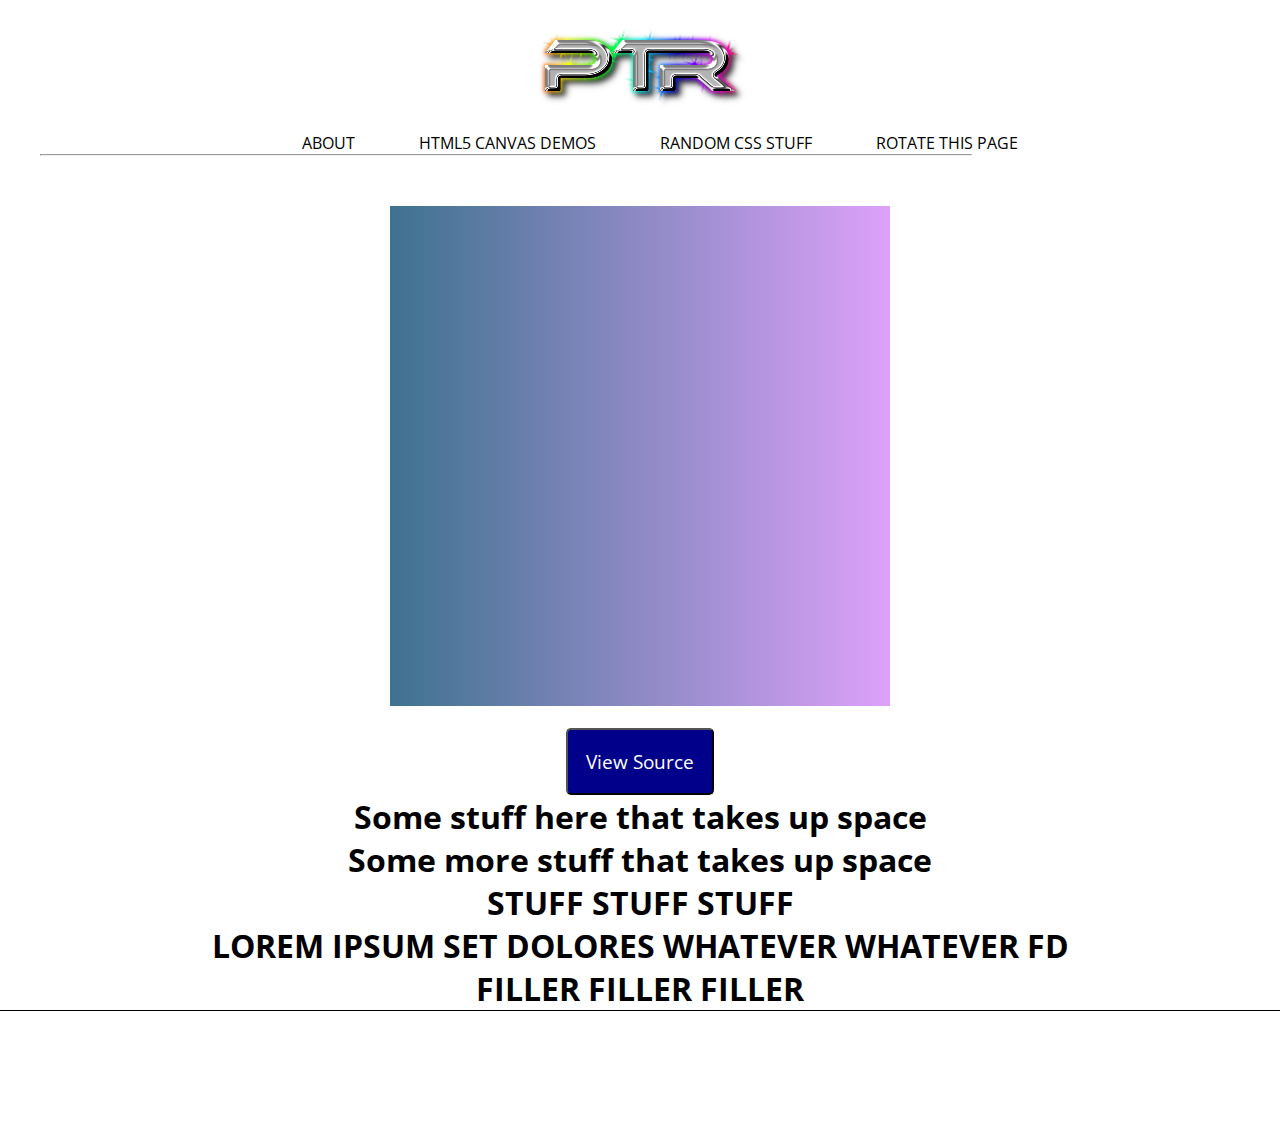
<file: index.html>
<!doctype html>
<html>
    <head>
        <link href="style.css" type="text/css" rel="stylesheet">
        <link href='http://fonts.googleapis.com/css?family=Open+Sans' rel='stylesheet' type='text/css'>
        <script src="http://ajax.googleapis.com/ajax/libs/jquery/1.10.2/jquery.js"></script>
        <link rel="stylesheet" href="spectrum/spectrum.css" type="text/css">
	<title>
	    Ptr Studios
	</title>
    </head>
    <body>
        <img src="http://ptrstudios.github.io/images/logo.png" />
        <ul id="nav">
            <li>
                <a href="#" class="nav" id="about">ABOUT</a>
            </li>
            <li>
                <a href="http://ptrstudios.github.io/canvasdemos" class="nav" id="demos">HTML5 CANVAS DEMOS</a>
            </li>
            <li>
                <a href="http://ptrstudios.github.io/randomcss" class="nav" id="css">RANDOM CSS STUFF</a>
            </li>
            <li>
                <a class="nav" id="rotate">ROTATE THIS PAGE</a>
            </li>
            <hr>
        </ul>
        <div class="page-wrap">
        <canvas id="hcanvas" width="500" height="500" style="background-color: black;"></canvas>
        <br>
        <button class="src"><a href="code/home.html" class="src">View Source</a></button>
        <script src="script.js"></script>
        <script src="spectrum/spectrum.js"></script>
        <h1>
            Some stuff here that takes up space
        </h1>
        <h1>
            Some more stuff that takes up space
        </h1>
            <h1>
            STUFF STUFF STUFF
            </h1>
            <h1>
                LOREM IPSUM SET DOLORES WHATEVER WHATEVER FD
            </h1>
            <h1>
                FILLER FILLER FILLER
            </h1>
        </div>
        <footer class="site-footer">
            <div style="margin: 0 auto; display: block; text-align: center;">    
            </div>
        </footer>
        <script>
        $(".bg").spectrum({
            color: "#fff",
            change: function(color) {
                $("html").css("background-color",color);
            },
            className: 'spectrum'
        });
        </script>
    </body>
</html>
</file>
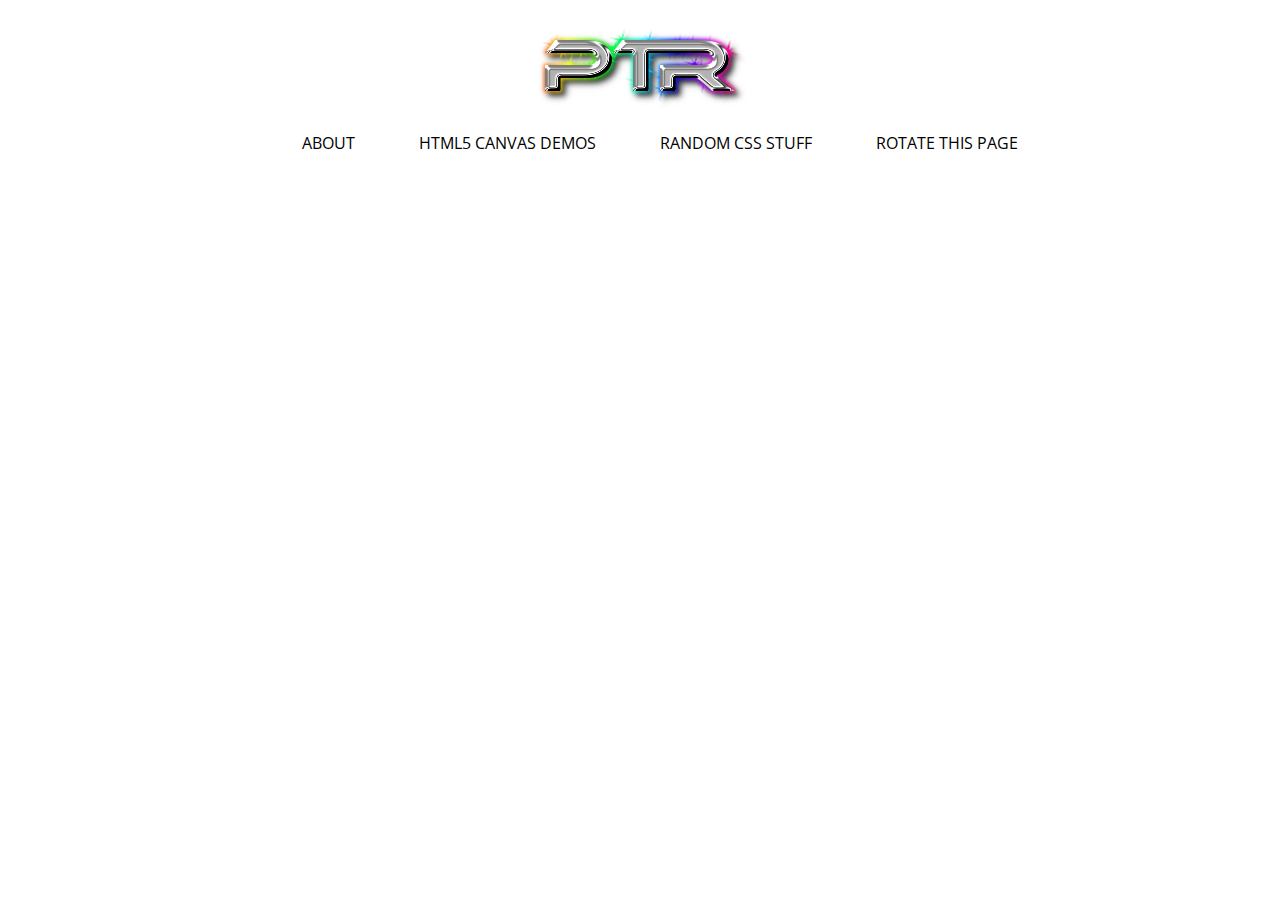
<file: canvasdemos/index.html>
<!doctype html>
<html>
    <head>
        <link href="http://ptrstudios.github.io/style.css" type="text/css" rel="stylesheet">
	<link href="http://ptrstudios.github.io/highlighter/prism.css" type="text/css" rel="stylesheet">
        <link href='https://fonts.googleapis.com/css?family=Open+Sans' rel='stylesheet' type='text/css'>
        <script src="https://ajax.googleapis.com/ajax/libs/jquery/1.10.2/jquery.js"></script>
	<title>
	    Ptr Studios
	</title>
    </head>
    <body>
        <a href="/" class="logo"><img src="http://ptrstudios.github.io/images/logo.png" alt="Ptr Studios" id="logo"></a>
        <ul id="nav">
            <li>
                <a href="#" class="nav" id="about">ABOUT</a>
            </li>
            <li>
                <a href="" class="nav" id="demos">HTML5 CANVAS DEMOS</a>
            </li>
            <li>
                <a href="http://ptrstudios.github.io/randomcss" class="nav" id="css">RANDOM CSS STUFF</a>
            </li>
            <li>
                <a id="rotate" class="nav" id="rotate">ROTATE THIS PAGE</a>
            </li>
        </ul>
        <script src="http://ptrstudios.github.io/script.js"></script>
    </body>
</html>
</file>
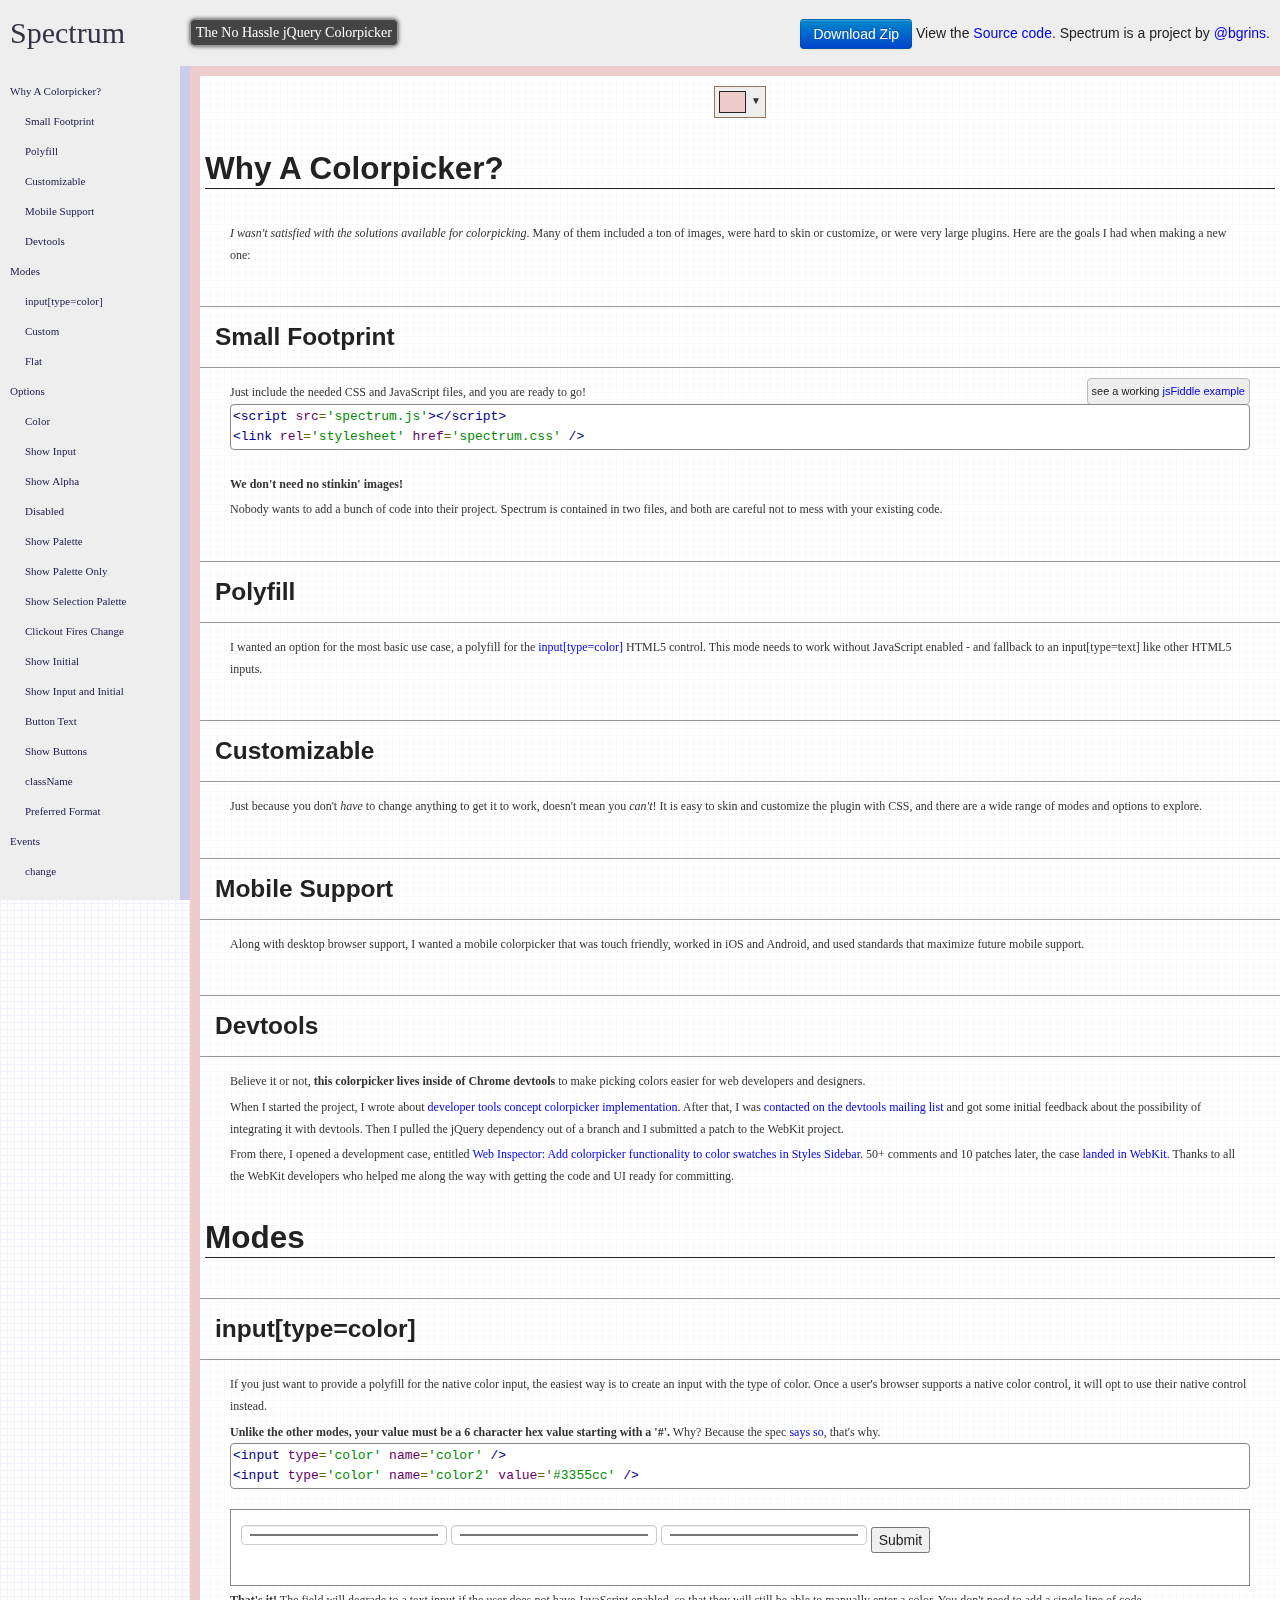
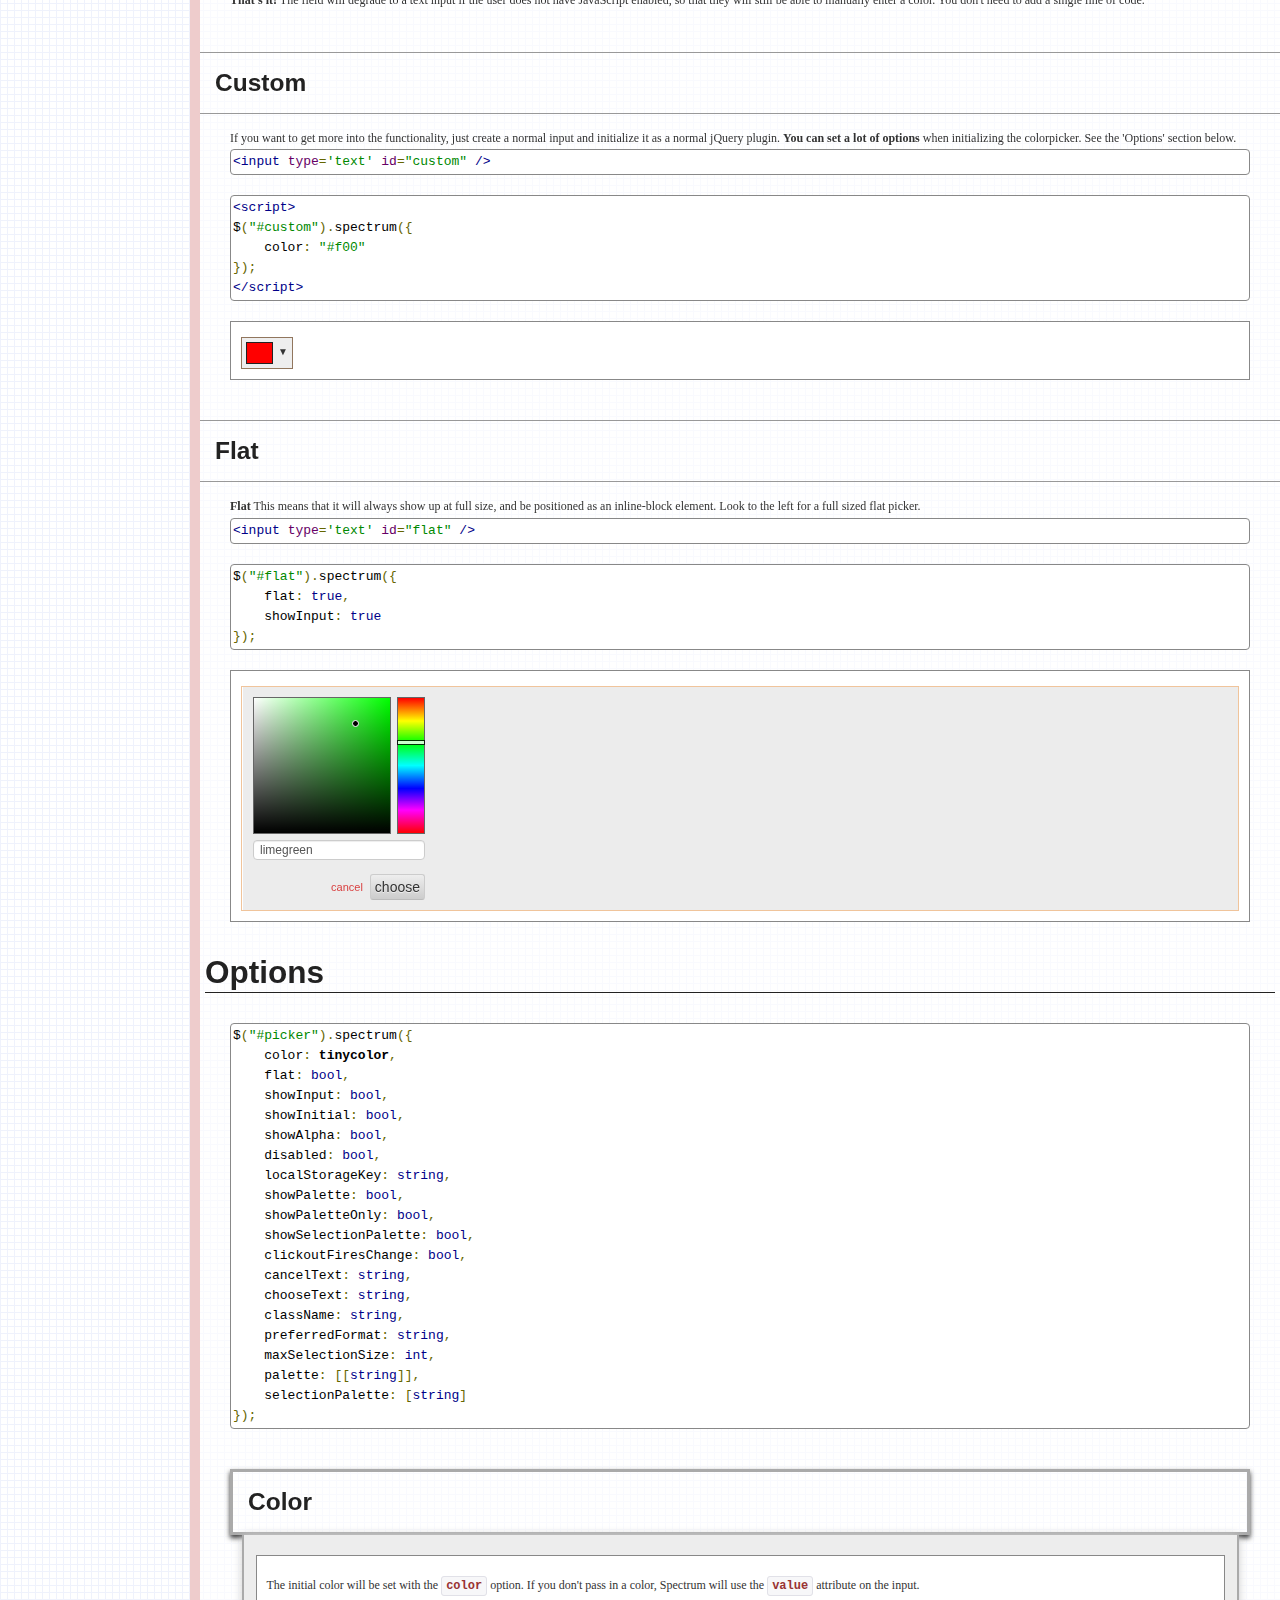
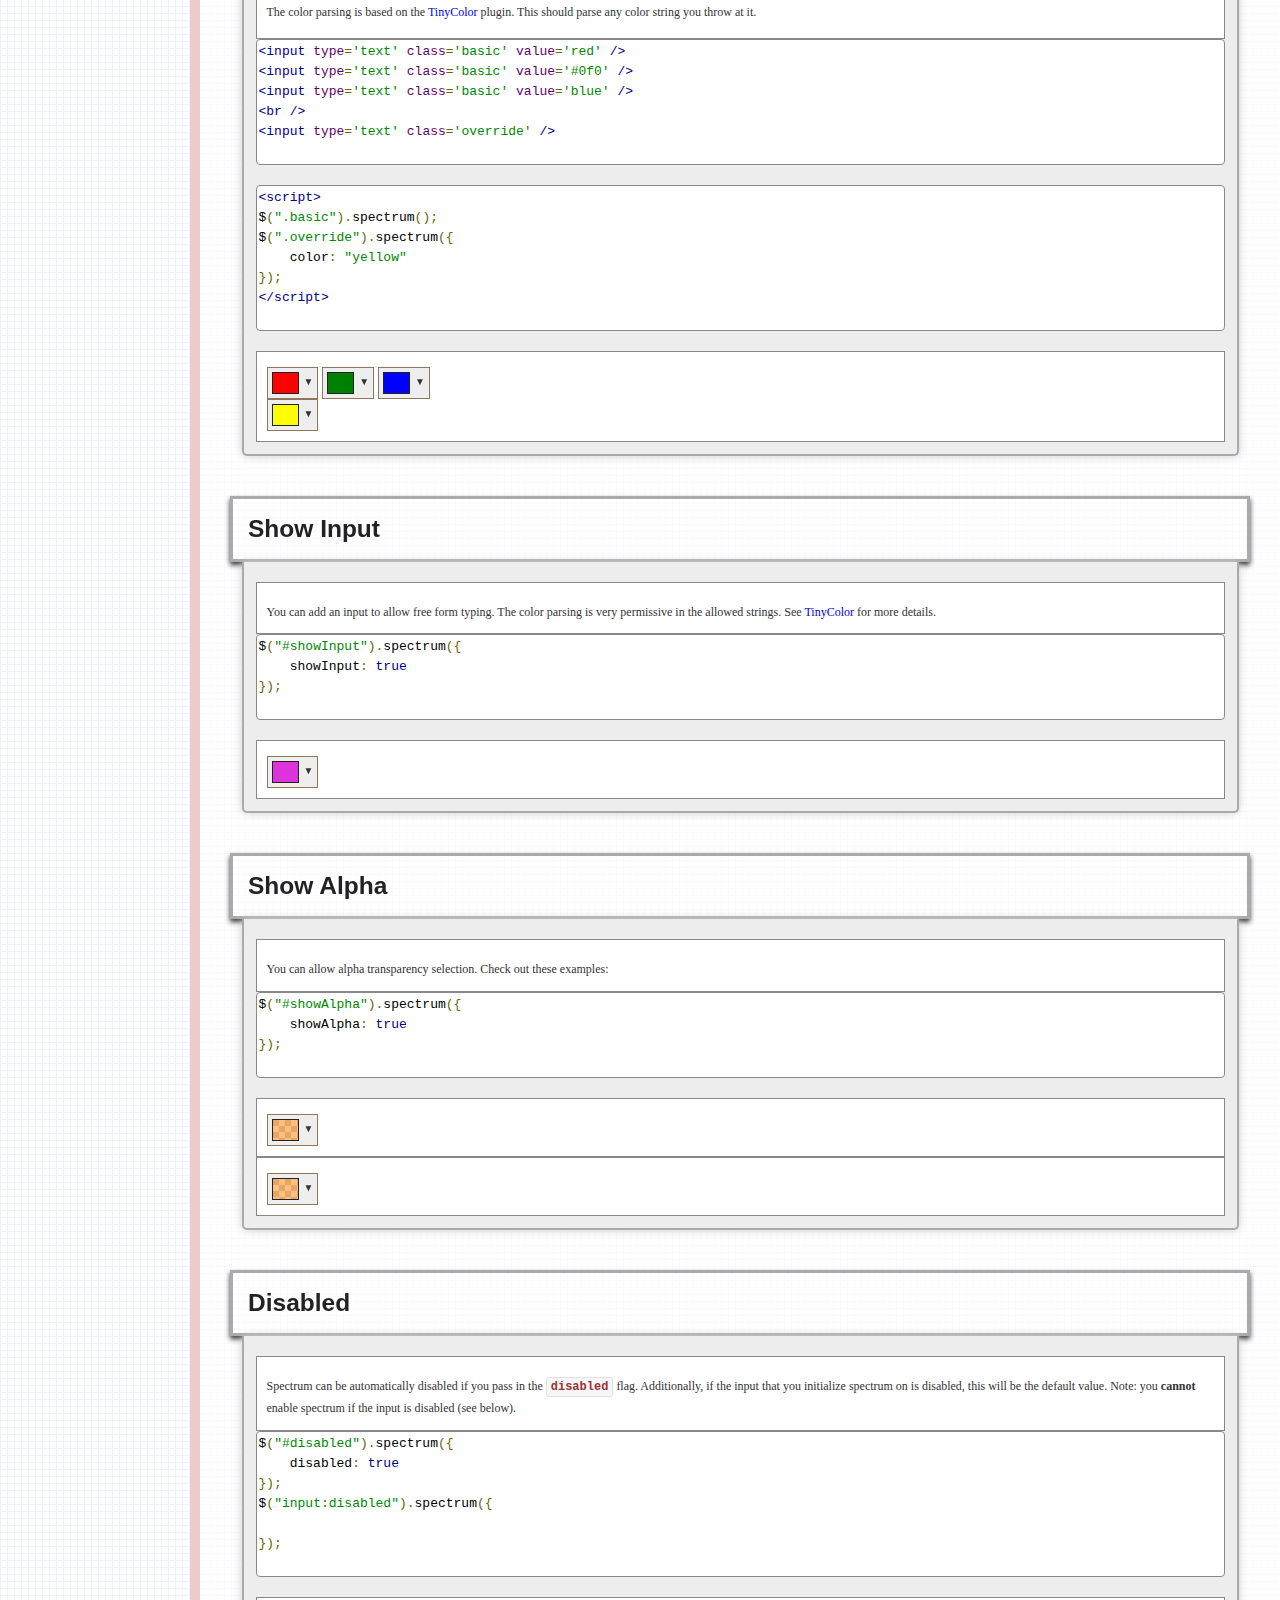
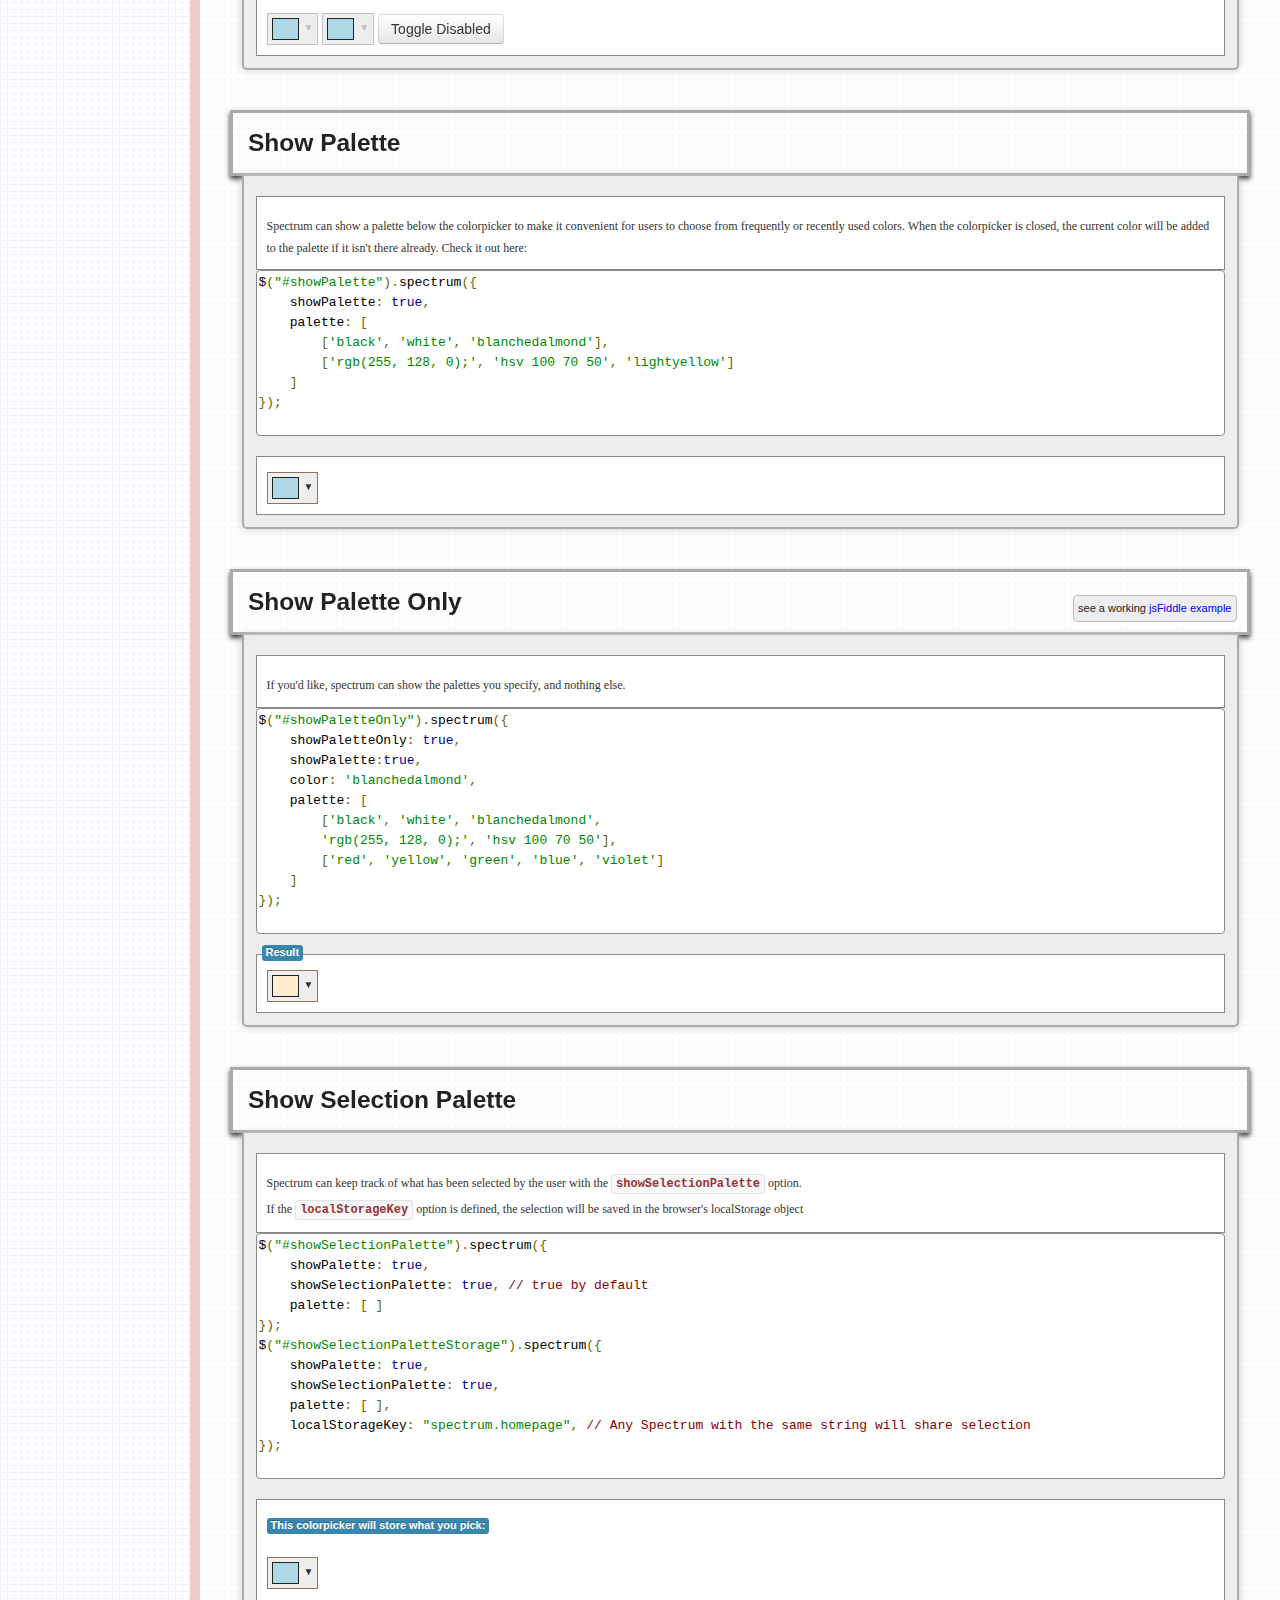
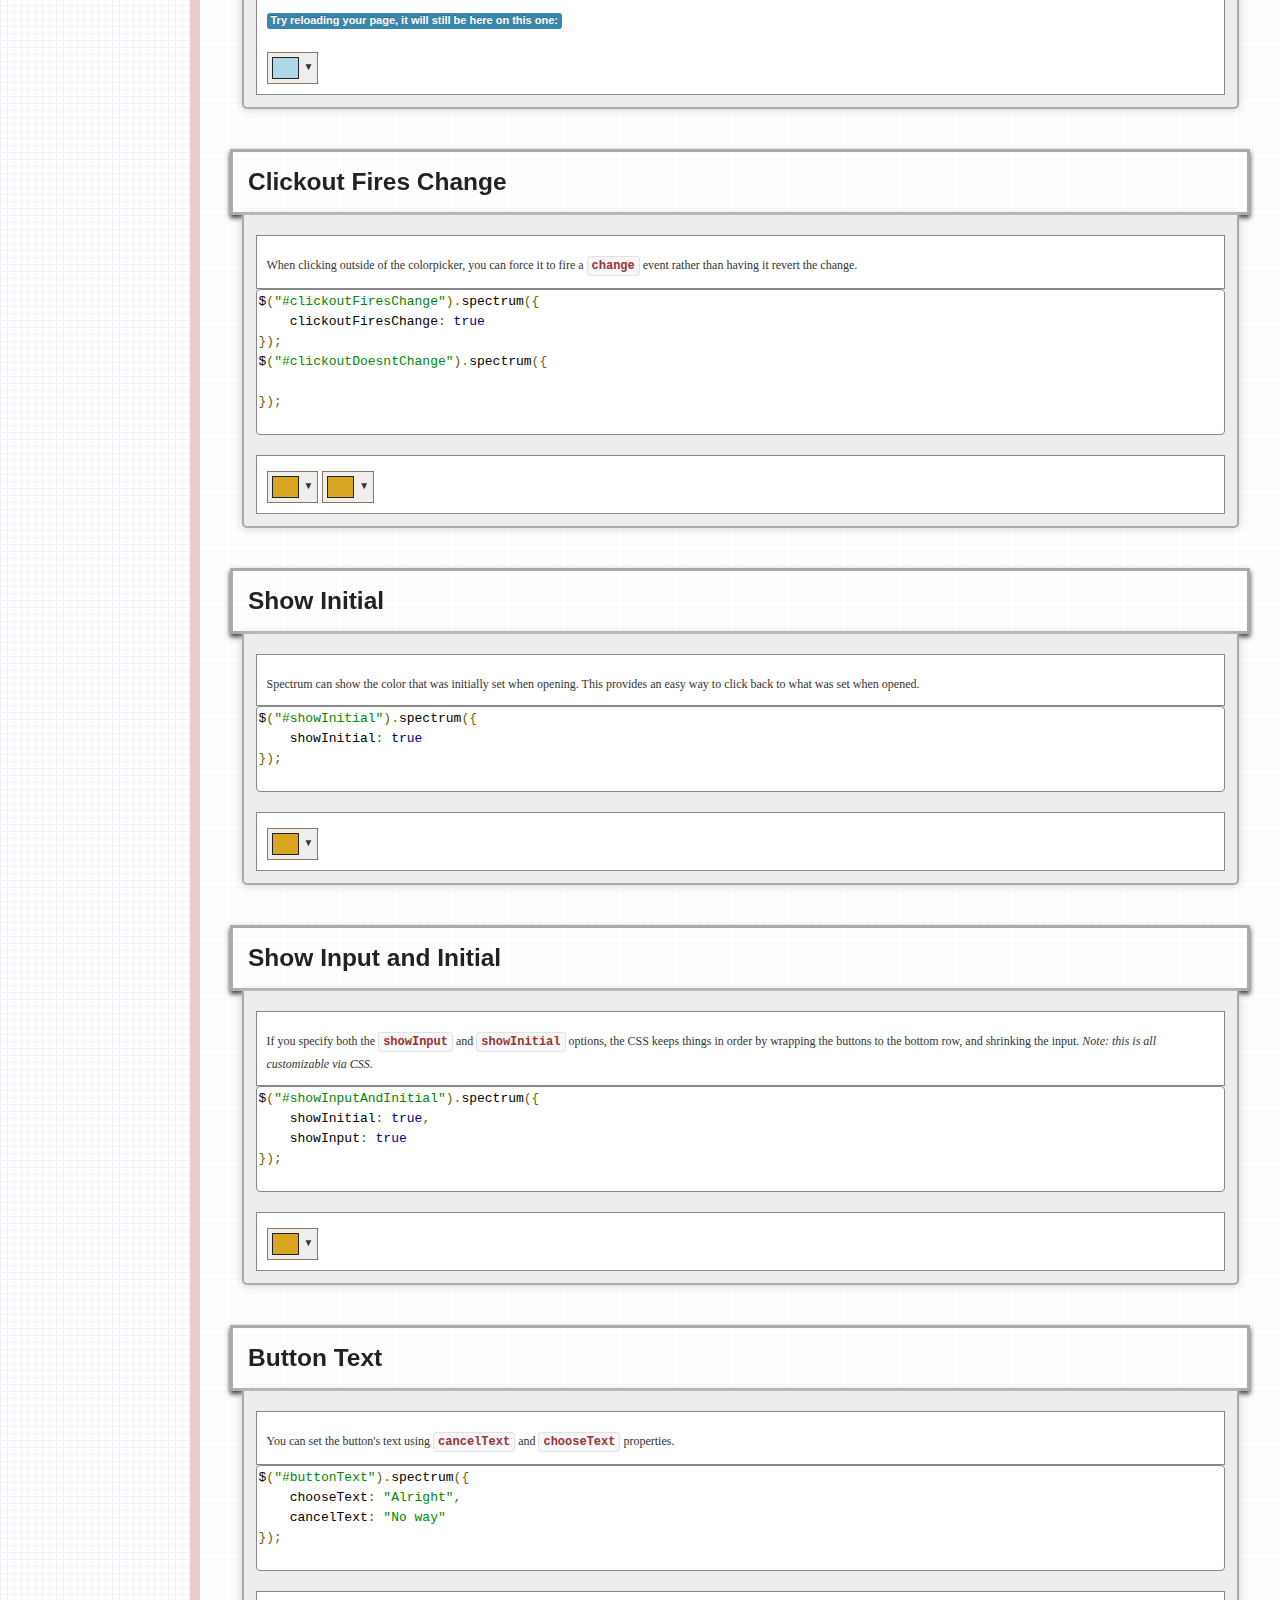
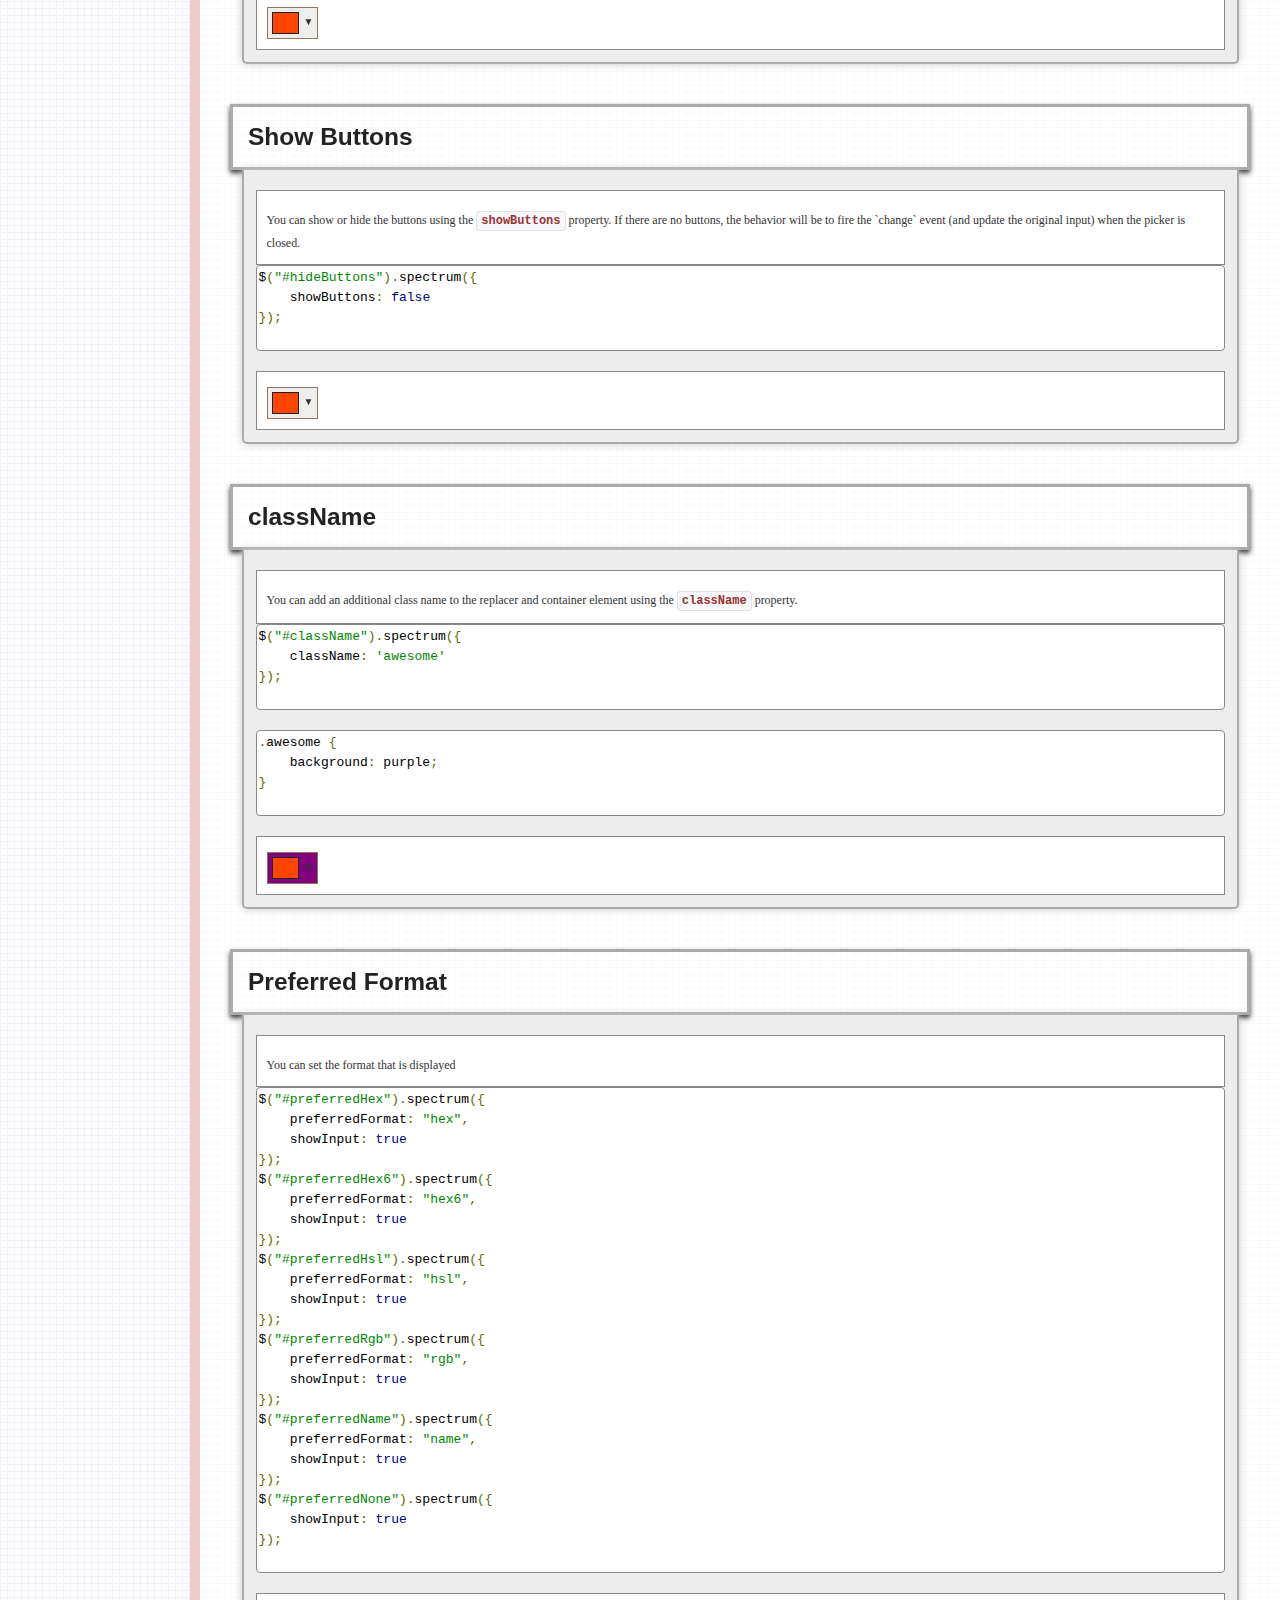
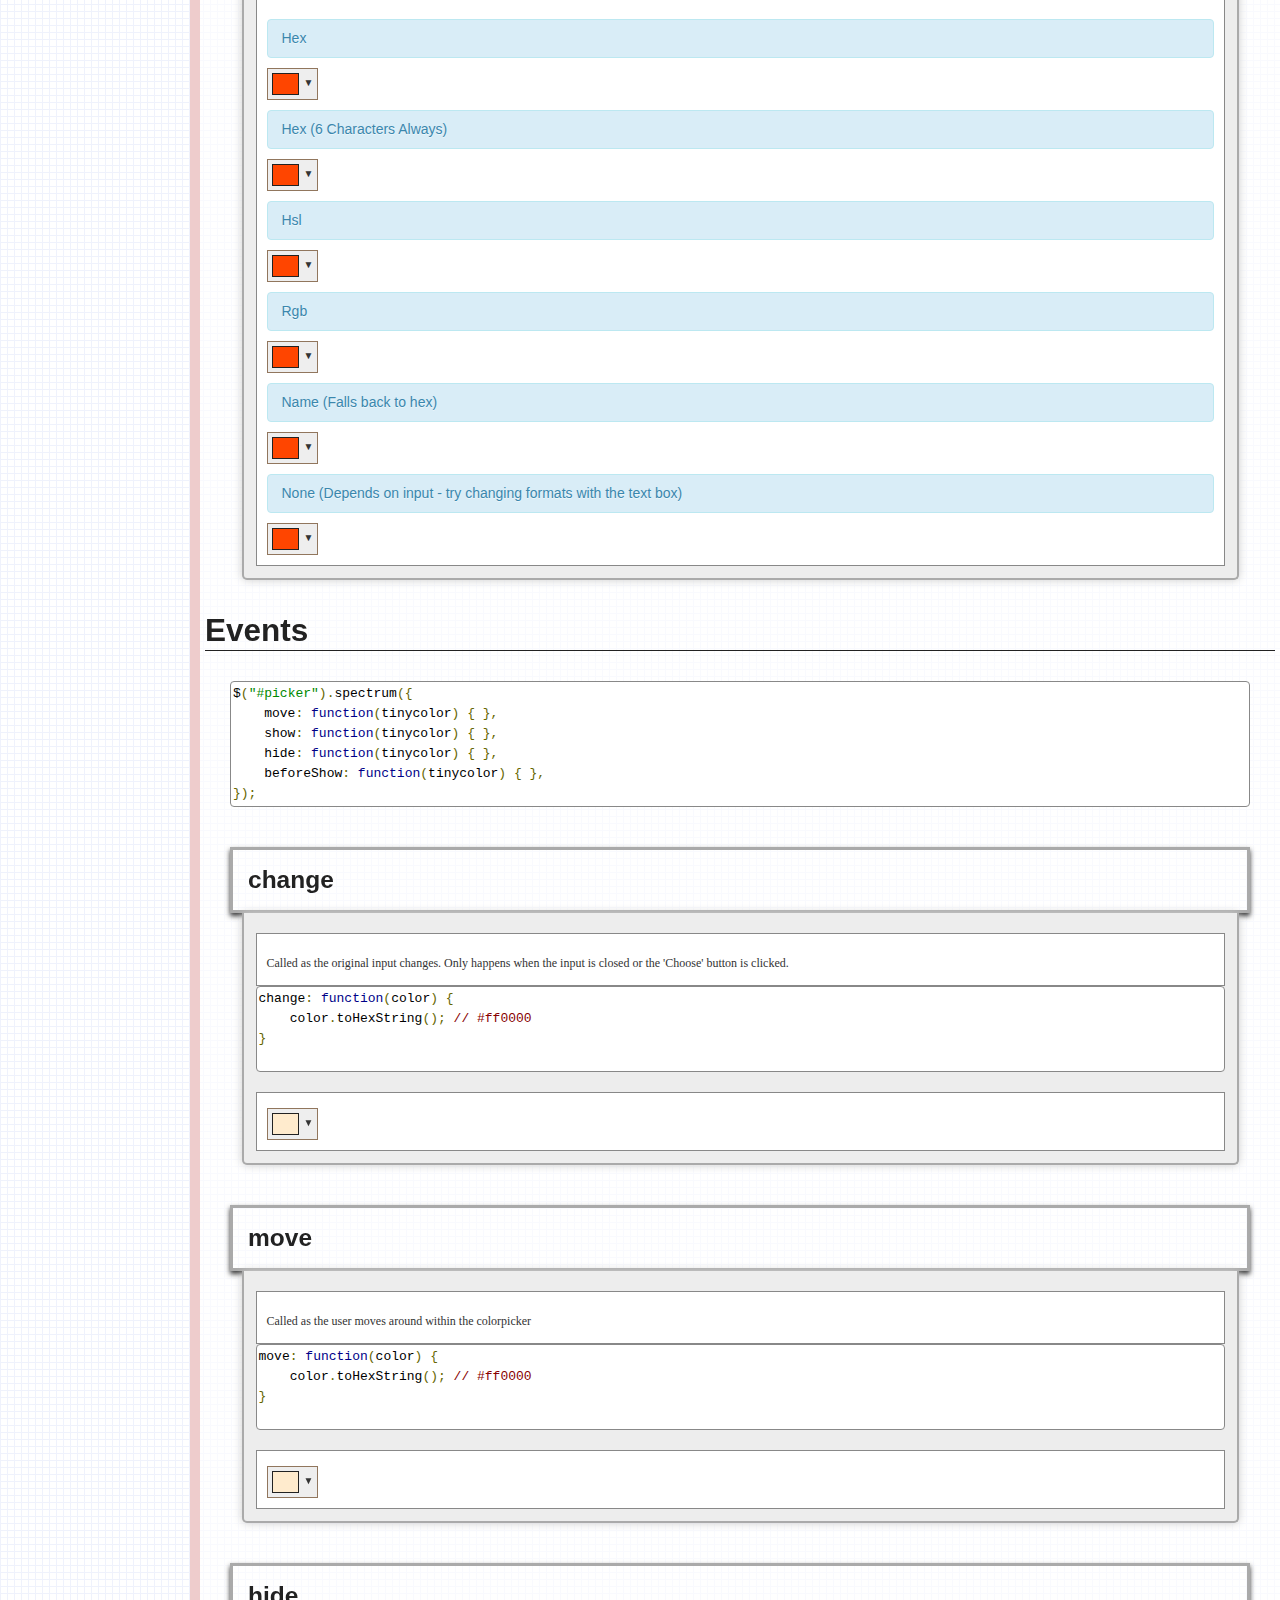
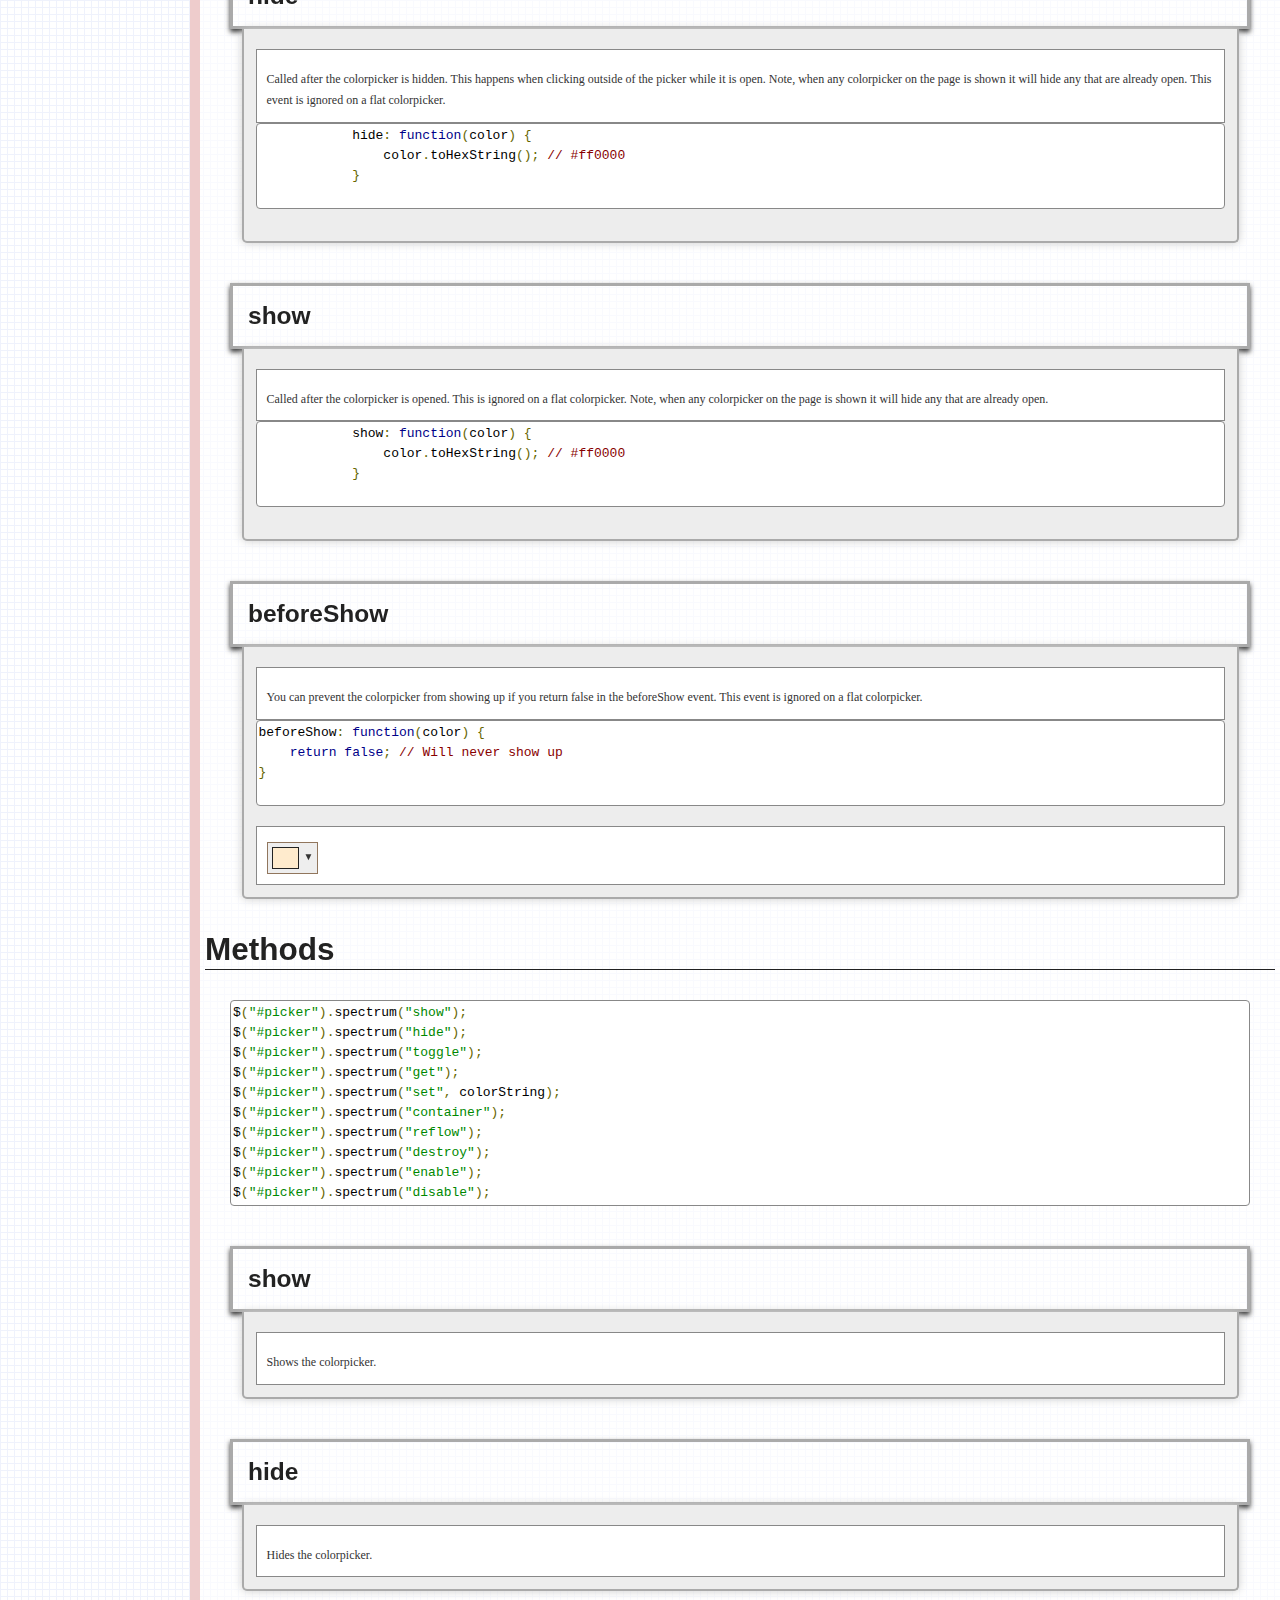
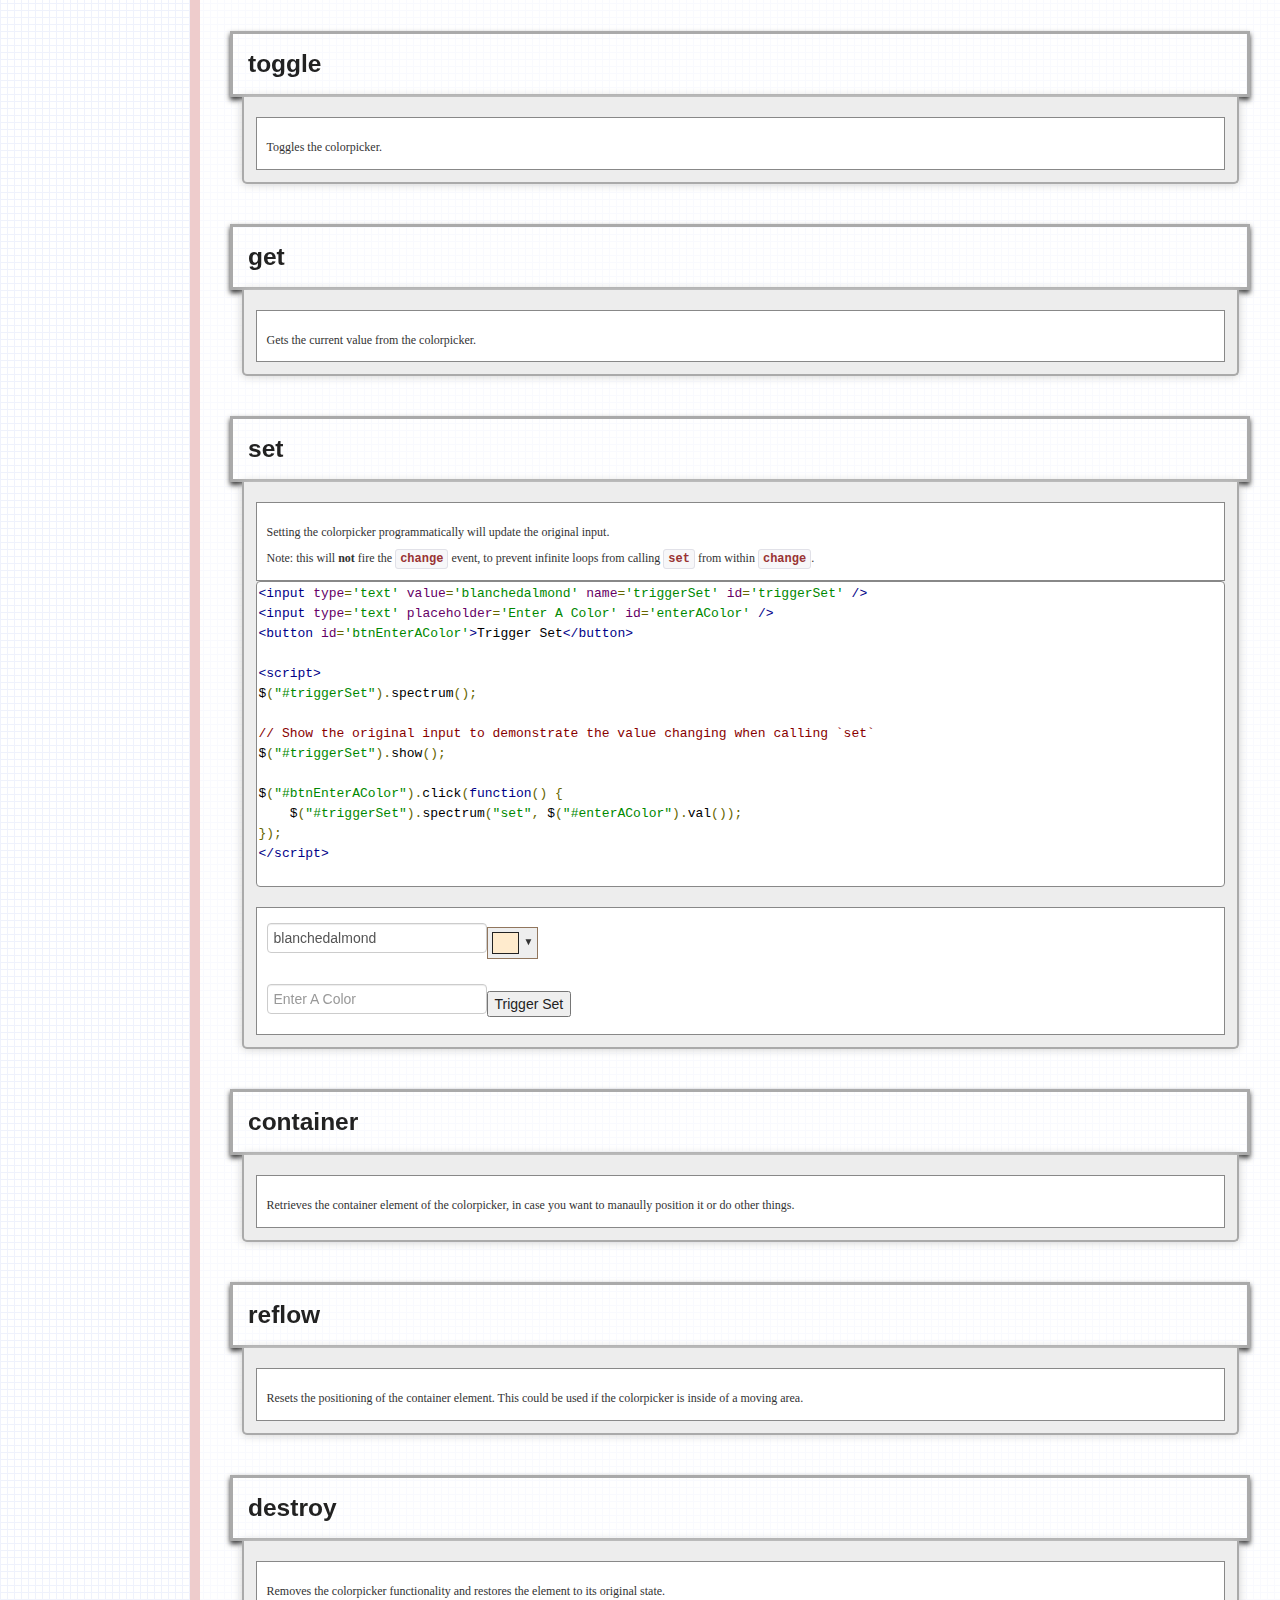
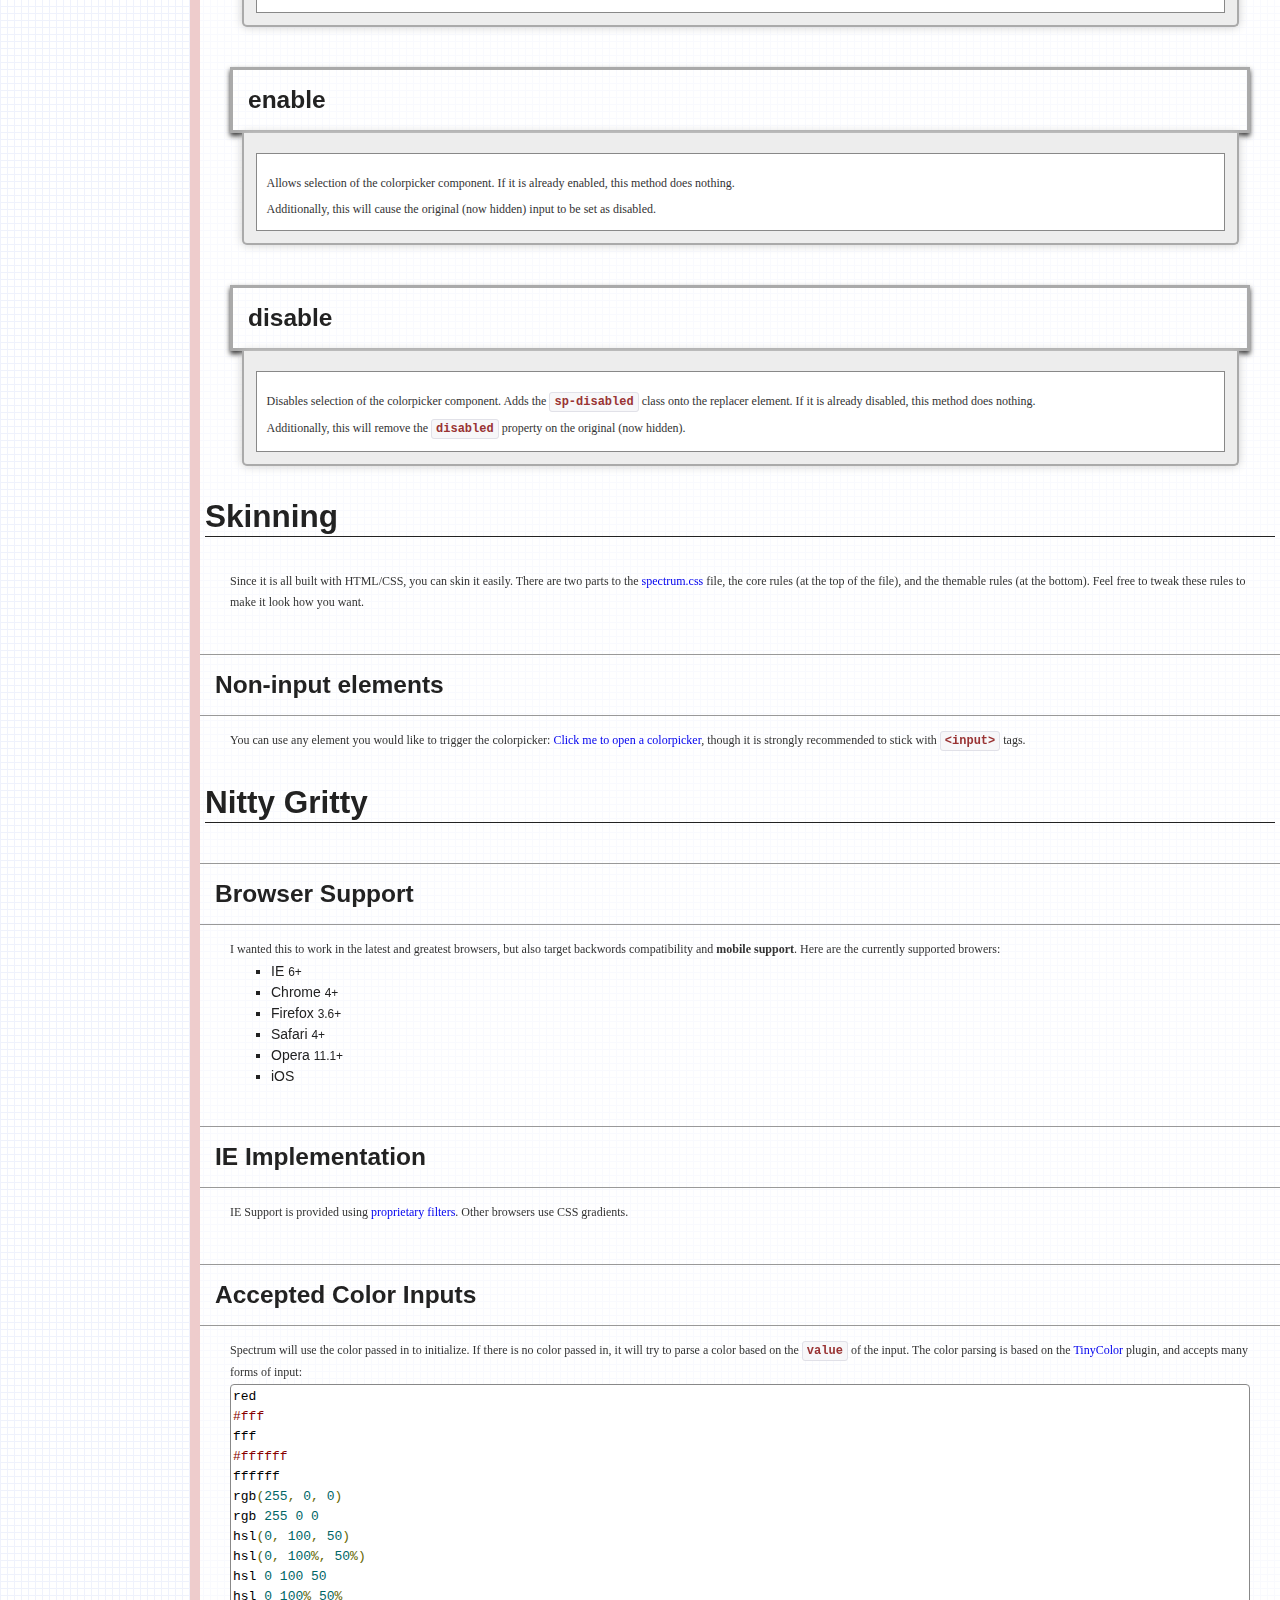
<file: spectrum/index.html>
<!doctype html>
<html>
<head>
    <meta http-equiv="content-type" content="text/html; charset=UTF-8">
    <title>Spectrum - The No Hassle jQuery Colorpicker</title>

    <meta name="description" content="Spectrum is a JavaScript colorpicker plugin using the jQuery framework.  It is highly customizable, but can also be used as a simple input type=color polyfill">
    <meta name="author" content="Brian Grinstead and Spectrum contributors">

    <link rel="stylesheet" type="text/css" href="spectrum.css">
    <link rel="stylesheet" type="text/css" href="docs/bootstrap.css">
    <link rel="stylesheet" type="text/css" href="docs/docs.css">
    <script type="text/javascript" src="docs/jquery-1.9.1.js"></script>
    <script type="text/javascript" src="spectrum.js"></script>
    <script type='text/javascript' src='docs/toc.js'></script>
    <script type='text/javascript' src='docs/docs.js'></script>
</head>
<body>
<div id='header'>
    <h1><a href='http://bgrins.github.com/spectrum'>Spectrum</a></h1> <h2><em>The No Hassle jQuery Colorpicker</em></h2>
    <div id='links'>
        <a href='http://github.com/bgrins/spectrum/zipball/1.1.1' class="btn btn-primary">Download Zip</a>
        View the <a href='http://github.com/bgrins/spectrum'>Source code</a>.
        Spectrum is a project by <a href='http://twitter.com/bgrins'>@bgrins</a>.
    </div>
    <br style='clear:both;' />
</div>

<div id='toc'></div>
<div id='toc-slider'></div>

<div id='docs'>
    <div id='docs-content'>

    <div id='switch-current'>
        <input type='text' name='color1' id='pick1' value='#ddddff' />
        <div id='switch-current-hsv' class='switch-current-output'></div>
        <div id='switch-current-rgb' class='switch-current-output'></div>
        <div id='switch-current-hex' class='switch-current-output'></div>
    </div>

    <div style='text-align:center;'>
    <input id="full" />
    </div>

<pre class='prettyprint hide' id='code-heading'>
&lt;input type='color' value='#f594d0' /&gt;
<input type='color' class='basic' value='#f594d0' />
</pre>

        <h2>Why A Colorpicker?</h2>
        <p><em>I wasn't satisfied with the solutions available for colorpicking</em>.
        Many of them included a ton of images, were hard to skin or customize, or were very large plugins.
        Here are the goals I had when making a new one:
        </p>

        <h3 class='point'>Small Footprint</h3>
        <div class='note'>see a working <a href='http://jsfiddle.net/bgrins/ctkY3/'>jsFiddle example</a></div>
        <p>Just include the needed CSS and JavaScript files, and you are ready to go!  </p>
<pre class='prettyprint' id='code-subheading'>
&lt;script src='<a href='http://bgrins.github.com/spectrum/spectrum.js' target="_blank">spectrum.js</a>'&gt;&lt;/script&gt;
&lt;link rel='stylesheet' href='<a href='http://bgrins.github.com/spectrum/spectrum.css' target="_blank">spectrum.css</a>' /&gt;
</pre>
        <p><strong>We don't need no stinkin' images!</strong></p>
        <p>Nobody wants to add a bunch of code into their project.  Spectrum is contained in two files, and both are careful not to mess with your existing code.</p>

        <h3 class='point'>Polyfill</h3>
        <p>I wanted an option for the most basic use case, a polyfill for the <a href='http://dev.w3.org/html5/markup/input.color.html'>input[type=color]</a> HTML5 control.
           This mode needs to work without JavaScript enabled - and fallback to an input[type=text] like other HTML5 inputs.
        </p>


        <h3 class='point'>Customizable</h3>
        <p>Just because you don't <em>have</em> to change anything to get it to work, doesn't mean you <em>can't</em>!
        It is easy to skin and customize the plugin with CSS, and there are a wide range of modes and options to explore.
        </p>

        <h3 class='point'>Mobile Support</h3>
        <p>Along with desktop browser support, I wanted a mobile colorpicker that was touch friendly, worked in iOS and Android, and used standards
            that maximize future mobile support.
        </p>

        <h3 class='point'>Devtools</h3>

        <p>
            Believe it or not, <strong>this colorpicker lives inside of Chrome devtools</strong> to make picking colors easier for web developers and designers.
        </p>

        <p>
            When I started the project, I wrote about <a href="http://www.briangrinstead.com/blog/chrome-developer-tools-colorpicker-concept">developer tools concept colorpicker implementation</a>.  After that, I was <a href="http://groups.google.com/group/google-chrome-developer-tools/browse_thread/thread/4dd1e853b8051727/4549a6f0788885d4">contacted on the devtools mailing list</a> and got some initial feedback about the possibility of integrating it with devtools.  Then I pulled the jQuery dependency out of a branch and I submitted a patch to the WebKit project.
        </p>

        <p>
            From there, I opened a development case, entitled <a href="https://bugs.webkit.org/show_bug.cgi?id=71262">Web Inspector: Add colorpicker functionality to color swatches in Styles Sidebar</a>.  50+ comments and 10 patches later, the case <a href="http://www.webkit.org/blog/1804/last-week-in-webkit-calculated-css-values-and-the-translate-attribute/">landed in WebKit</a>. Thanks to all the WebKit developers who helped me along the way with getting the code and UI ready for committing.
        </p>


        <h2>Modes</h2>
        <h3 class='point'>input[type=color]</h3>

    <p>
    If you just want to provide a polyfill for the native color input,
    the easiest way is to create an input with the type of color.
    Once a user's browser supports a native color control, it will opt to use their native control instead.
    </p>
    <p><strong>Unlike the other modes, your value must be a 6 character hex value starting with a '#'.</strong>  Why?  Because the spec <a href='http://dev.w3.org/html5/markup/input.color.html#input.color.attrs.value'>says so</a>, that's why.
    </p>

<pre class='prettyprint' id='code-subheading'>
&lt;input type='color' name='color' /&gt;
&lt;input type='color' name='color2' value='#3355cc' /&gt;
</pre>
    <div class='example'>
<form method="get">
    <input type='color' name='color' />
    <input type='color' name='color2' value='#3355cc' />
    <input type='color' name='color3' value='#000000' />
    <input type="submit" />
</form>
    </div>
    <p><strong>That's it!</strong>
    The field will degrade to a text input if the user does not have JavaScript enabled,
    so that they will still be able to manually enter a color.  You don't need to add a single line of code.
    </p>

        <h3 class='point'>Custom</h3>
    <p>If you want to get more into the functionality, just create a normal input and initialize it as a normal jQuery plugin.
    <strong>You can set a lot of options</strong> when initializing the colorpicker.
    See the 'Options' section below.
    </p>

<pre class='prettyprint'>
&lt;input type='text' id="custom" /&gt;
</pre>

<pre class='prettyprint'>
&lt;script&gt;
$("#custom").spectrum({
    color: "#f00"
});
&lt;/script&gt;
</pre>

        <div class='example'>
            <input type='text' id='custom' />
        </div>

        <h3 class='point'>Flat</h3>
        <p><strong>Flat</strong>
            This means that it will always show up at full size,
            and be positioned as an inline-block element.
            Look to the left for a full sized flat picker.
        </p>

<pre class='prettyprint'>
&lt;input type='text' id="flat" /&gt;
</pre>
<pre class='prettyprint'>
$("#flat").spectrum({
    flat: true,
    showInput: true
});
</pre>

        <div class='example'>
            <input type='text' id='flat' value="limegreen" />
        </div>


        <h2>Options</h2>
<pre class='prettyprint'>
$("#picker").spectrum({
    color: <strong>tinycolor</strong>,
    flat: bool,
    showInput: bool,
    showInitial: bool,
    showAlpha: bool,
    disabled: bool,
    localStorageKey: string,
    showPalette: bool,
    showPaletteOnly: bool,
    showSelectionPalette: bool,
    clickoutFiresChange: bool,
    cancelText: string,
    chooseText: string,
    className: string,
    preferredFormat: string,
    maxSelectionSize: int,
    palette: [[string]],
    selectionPalette: [string]
});
</pre>


        <h3>Color</h3>
        <div class='option-content'>
            <div class='description'>
                <p>
                The initial color will be set with the <code>color</code> option.
                If you don't pass in a color, Spectrum will use the <code>value</code> attribute on the input.
                </p>
                <p>
                The color parsing is based on the <a href='https://github.com/bgrins/TinyColor'>TinyColor</a> plugin.
                This should parse any color string you throw at it.</p>
                </p>
            </div>

            <pre class='prettyprint'>
&lt;input type='text' class='basic' value='red' /&gt;
&lt;input type='text' class='basic' value='#0f0' /&gt;
&lt;input type='text' class='basic' value='blue' /&gt;
&lt;br /&gt;
&lt;input type='text' class='override' /&gt;
            </pre>

            <pre class='prettyprint'>
&lt;script&gt;
$(".basic").spectrum();
$(".override").spectrum({
    color: "yellow"
});
&lt;/script&gt;
            </pre>
            <div class='example'>
                <input type='text' class='basic' value='red' />
                <input type='text' class='basic' value='green' />
                <input type='text' class='basic' value='blue' />
                <br />
                <input type='text' class='override' />
            </div>
        </div>

        <h3>Show Input</h3>
        <div class='option-content'>
            <div class='description'>
                <p>You can add an input to allow free form typing.  The color parsing is very permissive in the allowed strings.  See <a href='https://github.com/bgrins/TinyColor'>TinyColor</a> for more details.
            </div>
            <pre class='prettyprint'>
$("#showInput").spectrum({
    showInput: true
});
            </pre>
            <div class='example'>
                <input type='text' name='showInput' id='showInput' />
            </div>
        </div>

        <h3>Show Alpha</h3>
        <div class='option-content'>
            <div class='description'>
                <p>You can allow alpha transparency selection.  Check out these examples: </p>
            </div>
            <pre class='prettyprint'>
$("#showAlpha").spectrum({
    showAlpha: true
});
            </pre>
            <div class='example'>
                <input type='text' name='showAlpha' id='showAlpha' />
            </div>
            <div class='example'>
                <input type='text' name='showAlphaWithInput' id='showAlphaWithInput' />
            </div>
        </div>

        <h3>Disabled</h3>
        <div class='option-content'>
            <div class='description'>
            <p>Spectrum can be automatically disabled if you pass in the <code>disabled</code> flag.  Additionally, if the input that you initialize spectrum on is disabled, this will be the default value.  Note: you <strong>cannot</strong> enable spectrum if the input is disabled (see below).</p>
            </div>
            <pre class='prettyprint'>
$("#disabled").spectrum({
    disabled: true
});
$("input:disabled").spectrum({

});
            </pre>
            <div class='example'>
                    <input type='text' name='disabled' id='disabled' value='lightblue' />
                    <input type='text' disabled value='lightblue' />
                    <button id='toggle-disabled' class='btn'>Toggle Disabled</button>
            </div>
        </div>

        <h3>Show Palette</h3>
        <div class='option-content'>
            <div class='description'>
            <p>Spectrum can show a palette below the colorpicker to make it convenient for users to choose from frequently or recently used colors.  When the colorpicker is closed, the current color will be added to the palette if it isn't there already.  Check it out here: </p>
            </div>
            <pre class='prettyprint'>
$("#showPalette").spectrum({
    showPalette: true,
    palette: [
        ['black', 'white', 'blanchedalmond'],
        ['rgb(255, 128, 0);', 'hsv 100 70 50', 'lightyellow']
    ]
});
            </pre>
            <div class='example'>
                    <input type='text' name='showPalette' id='showPalette' value='lightblue' />
            </div>
        </div>

        <h3>Show Palette Only</h3>
        <div class='option-content'>
            <div class='note'>see a working <a href='http://jsfiddle.net/bgrins/S45tW/'>jsFiddle example</a></div>
            <div class='description'>
            <p>If you'd like, spectrum can show the palettes you specify, and nothing else.</p>
            </div>

            <pre class='prettyprint'>
$("#showPaletteOnly").spectrum({
    showPaletteOnly: true,
    showPalette:true,
    color: 'blanchedalmond',
    palette: [
        ['black', 'white', 'blanchedalmond',
        'rgb(255, 128, 0);', 'hsv 100 70 50'],
        ['red', 'yellow', 'green', 'blue', 'violet']
    ]
});
            </pre>
            <div class='example'>
            <span class='label label-result'>
            Result
            </span>
                <input type='text' name='showPaletteOnly' id='showPaletteOnly'  />
            </div>
        </div>

        <h3>Show Selection Palette</h3>
        <div class='option-content'>
            <div class='description'>
                <p>Spectrum can keep track of what has been selected by the user with the <code>showSelectionPalette</code> option.</p>
                <p>If the <code>localStorageKey</code> option is defined, the selection will be saved in the browser's localStorage object</p>
            </div>

            <pre class='prettyprint'>
$("#showSelectionPalette").spectrum({
    showPalette: true,
    showSelectionPalette: true, // true by default
    palette: [ ]
});
$("#showSelectionPaletteStorage").spectrum({
    showPalette: true,
    showSelectionPalette: true,
    palette: [ ],
    localStorageKey: "spectrum.homepage", // Any Spectrum with the same string will share selection
});
            </pre>

            <div class='example'>
                    <span class='label label-info'>This colorpicker will store what you pick:</span><br /><br />
                    <input type='text' name='showSelectionPalette' id='showSelectionPalette' value='lightblue' /><br /><br />
                    <span class='label label-info'>Try reloading your page, it will still be here on this one:</span><br /><br />
                    <input type='text' name='showSelectionPaletteStorage' id='showSelectionPaletteStorage' value='lightblue' />
            </div>
        </div>

        <h3>Clickout Fires Change</h3>
        <div class='option-content'>
            <div class='description'>
                <p>
                When clicking outside of the colorpicker, you can force it to fire a <code>change</code> event rather than having it revert the change.
                </p>
            </div>

            <pre class='prettyprint'>
$("#clickoutFiresChange").spectrum({
    clickoutFiresChange: true
});
$("#clickoutDoesntChange").spectrum({

});
            </pre>

            <div class='example'>
                    <input type='text' name='clickoutFiresChange' id='clickoutFiresChange' value='goldenrod' />
                    <input type='text' name='clickoutDoesntFireChange' id='clickoutDoesntFireChange' value='goldenrod' />
            </div>
        </div>

        <h3>Show Initial</h3>
        <div class='option-content'>
            <div class='description'>
                <p>
                Spectrum can show the color that was initially set when opening.
                This provides an easy way to click back to what was set when opened.
                </p>
            </div>

            <pre class='prettyprint'>
$("#showInitial").spectrum({
    showInitial: true
});
            </pre>

            <div class='example'>
                    <input type='text' name='showInitial' id='showInitial' value='goldenrod' />
            </div>
        </div>

        <h3>Show Input and Initial</h3>
        <div class='option-content'>
            <div class='description'>
                <p>If you specify both the <code>showInput</code> and <code>showInitial</code> options, the CSS keeps things in order by wrapping the buttons to the bottom row, and shrinking the input.   <em>Note: this is all customizable via CSS.</em></p>
            </div>
            <pre class='prettyprint'>
$("#showInputAndInitial").spectrum({
    showInitial: true,
    showInput: true
});
            </pre>

            <div class='example'>
                    <input type='text' name='showInputAndInitial' id='showInputAndInitial' value='goldenrod' />
            </div>
        </div>
        <h3>Button Text</h3>
        <div class='option-content'>
            <div class='description'>
                <p>You can set the button's text using <code>cancelText</code> and <code>chooseText</code> properties.</p>
            </div>

            <pre class='prettyprint'>
$("#buttonText").spectrum({
    chooseText: "Alright",
    cancelText: "No way"
});
            </pre>

            <div class='example'>
                    <input type='text' name='buttonText' id='buttonText' value='orangered' />
            </div>
        </div>

        <h3>Show Buttons</h3>
        <div class='option-content'>
            <div class='description'>
                <p>
                You can show or hide the buttons using the <code>showButtons</code> property.
                If there are no buttons, the behavior will be to fire the `change` event (and update the original input) when the picker is closed.
                </p>
            </div>

            <pre class='prettyprint'>
$("#hideButtons").spectrum({
    showButtons: false
});
            </pre>

            <div class='example'>
                    <input type='text' name='hideButtons' id='hideButtons' value='orangered' />
            </div>
        </div>

        <h3>className</h3>
        <div class='option-content'>
            <div class='description'>
                <p>
                You can add an additional class name to the replacer and container element using the <code>className</code> property.
                </p>
            </div>

            <pre class='prettyprint'>
$("#className").spectrum({
    className: 'awesome'
});
            </pre>
            <pre class='prettyprint'>
.awesome {
    background: purple;
}
            </pre>
            <style type='text/css'>
.awesome {
    background: purple;
}
            </style>

            <div class='example'>
                    <input type='text' name='className' id='className' value='orangered' />
            </div>
        </div>

        <h3>Preferred Format</h3>
        <div class='option-content'>
            <div class='description'>
                <p>You can set the format that is displayed</p>
            </div>

            <pre class='prettyprint'>
$("#preferredHex").spectrum({
    preferredFormat: "hex",
    showInput: true
});
$("#preferredHex6").spectrum({
    preferredFormat: "hex6",
    showInput: true
});
$("#preferredHsl").spectrum({
    preferredFormat: "hsl",
    showInput: true
});
$("#preferredRgb").spectrum({
    preferredFormat: "rgb",
    showInput: true
});
$("#preferredName").spectrum({
    preferredFormat: "name",
    showInput: true
});
$("#preferredNone").spectrum({
    showInput: true
});
            </pre>
            <div class='example'>
                    <div class='alert alert-info'>Hex</div>
                    <input type='text' name='preferredHex' id='preferredHex' value='orangered' />
                    <div class='alert alert-info'>Hex (6 Characters Always)</div>
                    <input type='text' name='preferredHex6' id='preferredHex6' value='orangered' />
                    <div class='alert alert-info'>Hsl</div>
                    <input type='text' name='preferredHsl' id='preferredHsl' value='orangered' />
                    <div class='alert alert-info'>Rgb</div>
                    <input type='text' name='preferredRgb' id='preferredRgb' value='orangered' />
                    <div class='alert alert-info'>Name (Falls back to hex)</div>
                    <input type='text' name='preferredName' id='preferredName' value='orangered' />
                    <div class='alert alert-info'>None (Depends on input - try changing formats with the text box)</div>
                    <input type='text' name='preferredNone' id='preferredNone' value='orangered' />
            </div>
        </div>

        <h2>Events</h2>

<pre class='prettyprint'>
$("#picker").spectrum({
    move: function(tinycolor) { },
    show: function(tinycolor) { },
    hide: function(tinycolor) { },
    beforeShow: function(tinycolor) { },
});
</pre>

        <h3>change</h3>
        <div class='option-content'>
            <div class='description'>
                <p>Called as the original input changes.  Only happens when the input is closed or the 'Choose' button is clicked.</p>
            </div>

            <pre class='prettyprint'>
change: function(color) {
    color.toHexString(); // #ff0000
}
            </pre>

            <div class='example'>
                <input type='text' value='blanchedalmond' name='changeOnMoveNo' id='changeOnMoveNo' />
                <em id='changeOnMoveNoLabel' class='em-label'></em>
            </div>
        </div>

        <h3>move</h3>

        <div class='option-content'>
            <div class='description'>
                <p>Called as the user moves around within the colorpicker</p>
            </div>

            <pre class='prettyprint'>
move: function(color) {
    color.toHexString(); // #ff0000
}
            </pre>

            <div class='example'>
                <input type='text' value='blanchedalmond' name='changeOnMove' id='changeOnMove' />
                <em id='changeOnMoveLabel'  class='em-label'></em>
            </div>
        </div>

        <h3>hide</h3>

        <div class='option-content'>
            <div class='description'>

                <p>
                Called after the colorpicker is hidden.
                This happens when clicking outside of the picker while it is open.
                Note, when any colorpicker on the page is shown it will hide any that are already open.
                This event is ignored on a flat colorpicker.
                </p>
            </div>

            <pre class='prettyprint'>
            hide: function(color) {
                color.toHexString(); // #ff0000
            }
            </pre>
        </div>

        <h3>show</h3>

        <div class='option-content'>
            <div class='description'>
                <p>
                Called after the colorpicker is opened.
                This is ignored on a flat colorpicker.
                Note, when any colorpicker on the page is shown it will hide any that are already open.
                </p>
            </div>

            <pre class='prettyprint'>
            show: function(color) {
                color.toHexString(); // #ff0000
            }
            </pre>
        </div>

        <h3>beforeShow</h3>

        <div class='option-content'>
            <div class='description'>
                <p>
                You can prevent the colorpicker from showing up if you return false in the beforeShow event.
                This event is ignored on a flat colorpicker.
                </p>
            </div>

            <pre class='prettyprint'>
beforeShow: function(color) {
    return false; // Will never show up
}
            </pre>

            <div class='example'>
                <input type='text' value='blanchedalmond' name='beforeShow' id='beforeShow' />
            </div>
        </div>

        <h2>Methods</h2>
<pre class='prettyprint'>
$("#picker").spectrum("show");
$("#picker").spectrum("hide");
$("#picker").spectrum("toggle");
$("#picker").spectrum("get");
$("#picker").spectrum("set", colorString);
$("#picker").spectrum("container");
$("#picker").spectrum("reflow");
$("#picker").spectrum("destroy");
$("#picker").spectrum("enable");
$("#picker").spectrum("disable");
</pre>


        <h3>show</h3>

        <div class='option-content'>
            <div class='description'>
                <p>
                Shows the colorpicker.
                </p>
            </div>
        </div>

        <h3>hide</h3>

        <div class='option-content'>
            <div class='description'>
                <p>
                Hides the colorpicker.
                </p>
            </div>
        </div>

        <h3>toggle</h3>

        <div class='option-content'>
            <div class='description'>
                <p>
                Toggles the colorpicker.
                </p>
            </div>
        </div>

        <h3>get</h3>

        <div class='option-content'>
            <div class='description'>
                <p>
                Gets the current value from the colorpicker.
                </p>
            </div>
        </div>

        <h3>set</h3>

        <div class='option-content'>
            <div class='description'>
                <p>
                Setting the colorpicker programmatically will update the original input.
                </p>
                <p>
                Note: this will <strong>not</strong> fire the <code>change</code> event,
                to prevent infinite loops from calling <code>set</code> from within <code>change</code>.
                </p>
            </div>

            <pre class='prettyprint'>
&lt;input type='text' value='blanchedalmond' name='triggerSet' id='triggerSet' /&gt;
&lt;input type='text' placeholder='Enter A Color' id='enterAColor' /&gt;
&lt;button id='btnEnterAColor'&gt;Trigger Set&lt;/button&gt;

&lt;script&gt;
$("#triggerSet").spectrum();

// Show the original input to demonstrate the value changing when calling `set`
$("#triggerSet").show();

$("#btnEnterAColor").click(function() {
    $("#triggerSet").spectrum("set", $("#enterAColor").val());
});
&lt;/script&gt;
            </pre>

            <div class='example'>
                <input type='text' value='blanchedalmond' name='triggerSet' id='triggerSet' /><br /><br />
                <input type='text' placeholder='Enter A Color' id='enterAColor' /><button id='btnEnterAColor'>Trigger Set</button>
            </div>
        </div>

        <h3>container</h3>

        <div class='option-content'>
            <div class='description'>
                <p>
                Retrieves the container element of the colorpicker, in case you want to manaully position it or do other things.
                </p>
            </div>
        </div>

        <h3>reflow</h3>

        <div class='option-content'>
            <div class='description'>
                <p>
                Resets the positioning of the container element.  This could be used if the colorpicker is inside of a moving area.
                </p>
            </div>
        </div>

        <h3>destroy</h3>

        <div class='option-content'>
            <div class='description'>
                <p>
                Removes the colorpicker functionality and restores the element to its original state.
                </p>
            </div>
        </div>

        <h3>enable</h3>

        <div class='option-content'>
            <div class='description'>
                <p>
                Allows selection of the colorpicker component.  If it is already enabled, this method does nothing.
                </p>
                <p>
                Additionally, this will cause the original (now hidden) input to be set as disabled.
                </p>
            </div>
        </div>

        <h3>disable</h3>

        <div class='option-content'>
            <div class='description'>
                <p>
                Disables selection of the colorpicker component.  Adds the <code>sp-disabled</code> class onto the replacer element.  If it is already disabled, this method does nothing.
                </p>
                <p>
                Additionally, this will remove the <code>disabled</code> property on the original (now hidden).
                </p>
            </div>
        </div>


        <h2>Skinning</h2>

        <p>Since it is all built with HTML/CSS, you can skin it easily.  There are two parts to the <a href='https://github.com/bgrins/spectrum/blob/master/spectrum.css'>spectrum.css</a> file, the core rules (at the top of the file), and the themable rules (at the bottom).  Feel free to tweak these rules to make it look how you want.</p>

        <h3 class='point'>Non-input elements</h3>
        <p>
            You can use any element you would like to trigger the colorpicker: <a href='#' id='openWithLink'>Click me to open a colorpicker</a>, though it is strongly recommended to stick with <code>&lt;input&gt;</code> tags.
        </p>

        <h2>Nitty Gritty</h2>

        <h3 class='point'>Browser Support</h3>
        <p>I wanted this to work in the latest and greatest browsers, but also target backwords compatibility and <strong>mobile support</strong>.
        Here are the currently supported browers:
        <ul>
            <li>IE <small>6+</small></li>
            <li>Chrome <small>4+</small></li>
            <li>Firefox <small>3.6+</small></li>
            <li>Safari <small>4+</small></li>
            <li>Opera <small>11.1+</small></li>
            <li>iOS</li>
        </ul>

        <h3 class='point'>IE Implementation</h3>
        <p>
        IE Support is provided using
        <a href='http://msdn.microsoft.com/en-us/library/ms532997(v=vs.85).aspx'>proprietary filters</a>.
        Other browsers use CSS gradients.
        </p>


        <h3 class='point'>Accepted Color Inputs</h3>
        <p>Spectrum will use the color passed in to initialize.  If there is no color passed in,
        it will try to parse a color based on the <code>value</code> of the input.  The color parsing is based on the <a href='https://github.com/bgrins/TinyColor'>TinyColor</a> plugin, and accepts many forms of input:</p>
<pre class='prettyprint'>
red
#fff
fff
#ffffff
ffffff
rgb(255, 0, 0)
rgb 255 0 0
hsl(0, 100, 50)
hsl(0, 100%, 50%)
hsl 0 100 50
hsl 0 100% 50%
hsv(0, 100%, 100%)
hsv(0, 100, 100)
hsv 0 100% 100%
hsv 0 100 100
</pre>
        <p>It also provides the following forms of output:</p>
<pre class='prettyprint'>
var t = $("#element").spectrum("get");
t.toHex()       // "ff0000"
t.toHexString() // "#ff0000"
t.toRgb()       // {"r":255,"g":0,"b":0}
t.toRgbString() // "rgb(255, 0, 0)"
t.toHsv()       // {"h":0,"s":1,"v":1}
t.toHsvString() // "hsv(0, 100%, 100%)"
t.toHsl()       // {"h":0,"s":1,"l":0.5}
t.toHslString() // "hsl(0, 100%, 50%)"
t.toName()      // "red"
</pre>


    <div class='footer'>
        <h2>Share</h2>
        <p>
        If you've made it this far, please share one of these links to help others find this project!
        <br />
        <a href='http://bgrins.github.com/spectrum'>JavaScript Colorpicker</a> |
        <a href='http://bgrins.github.com/spectrum'>jQuery Colorpicker</a> |
        <a href='http://bgrins.github.com/spectrum'>Mobile Colorpicker</a> |
        <a href='http://bgrins.github.com/spectrum'>Spectrum colorpicker</a>
        </p>
        <p>
        If you want to let me (<a href='http://twitter.com/bgrins'>@bgrins</a>) know you are using it, send me a link where it can be seen or add it to the <a href='https://github.com/bgrins/spectrum/wiki/Sites-Using-Spectrum'>list of projects using Spectrum</a>!
        </p>
    </div>

    </div>

</div>

<script type="text/javascript" src="docs/prettify.js"></script>
<script type="text/javascript">

  var _gaq = _gaq || [];
  _gaq.push(['_setAccount', 'UA-8259845-4']);
  _gaq.push(['_trackPageview']);

  (function() {
    var ga = document.createElement('script'); ga.type = 'text/javascript'; ga.async = true;
    ga.src = ('https:' == document.location.protocol ? 'https://ssl' : 'http://www') + '.google-analytics.com/ga.js';
    var s = document.getElementsByTagName('script')[0]; s.parentNode.insertBefore(ga, s);
  })();

</script>
</body>
</html>
</file>
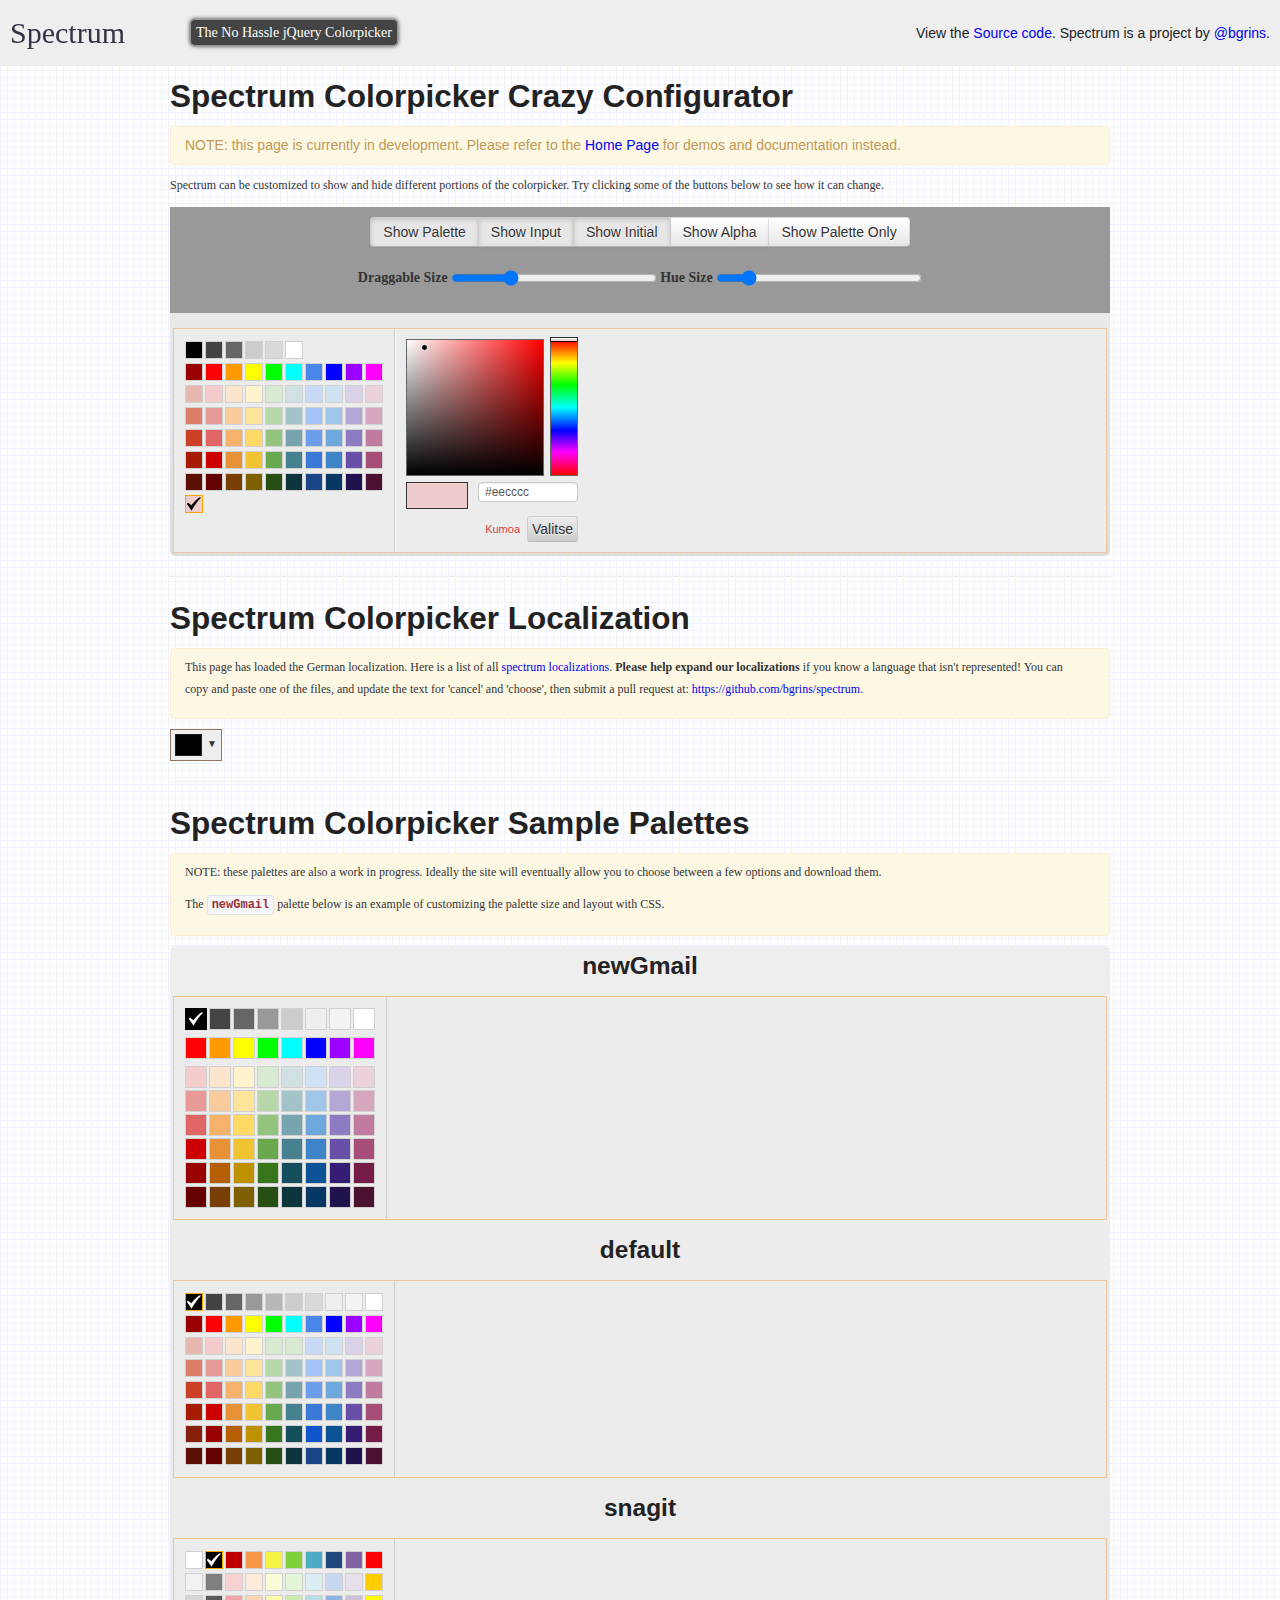
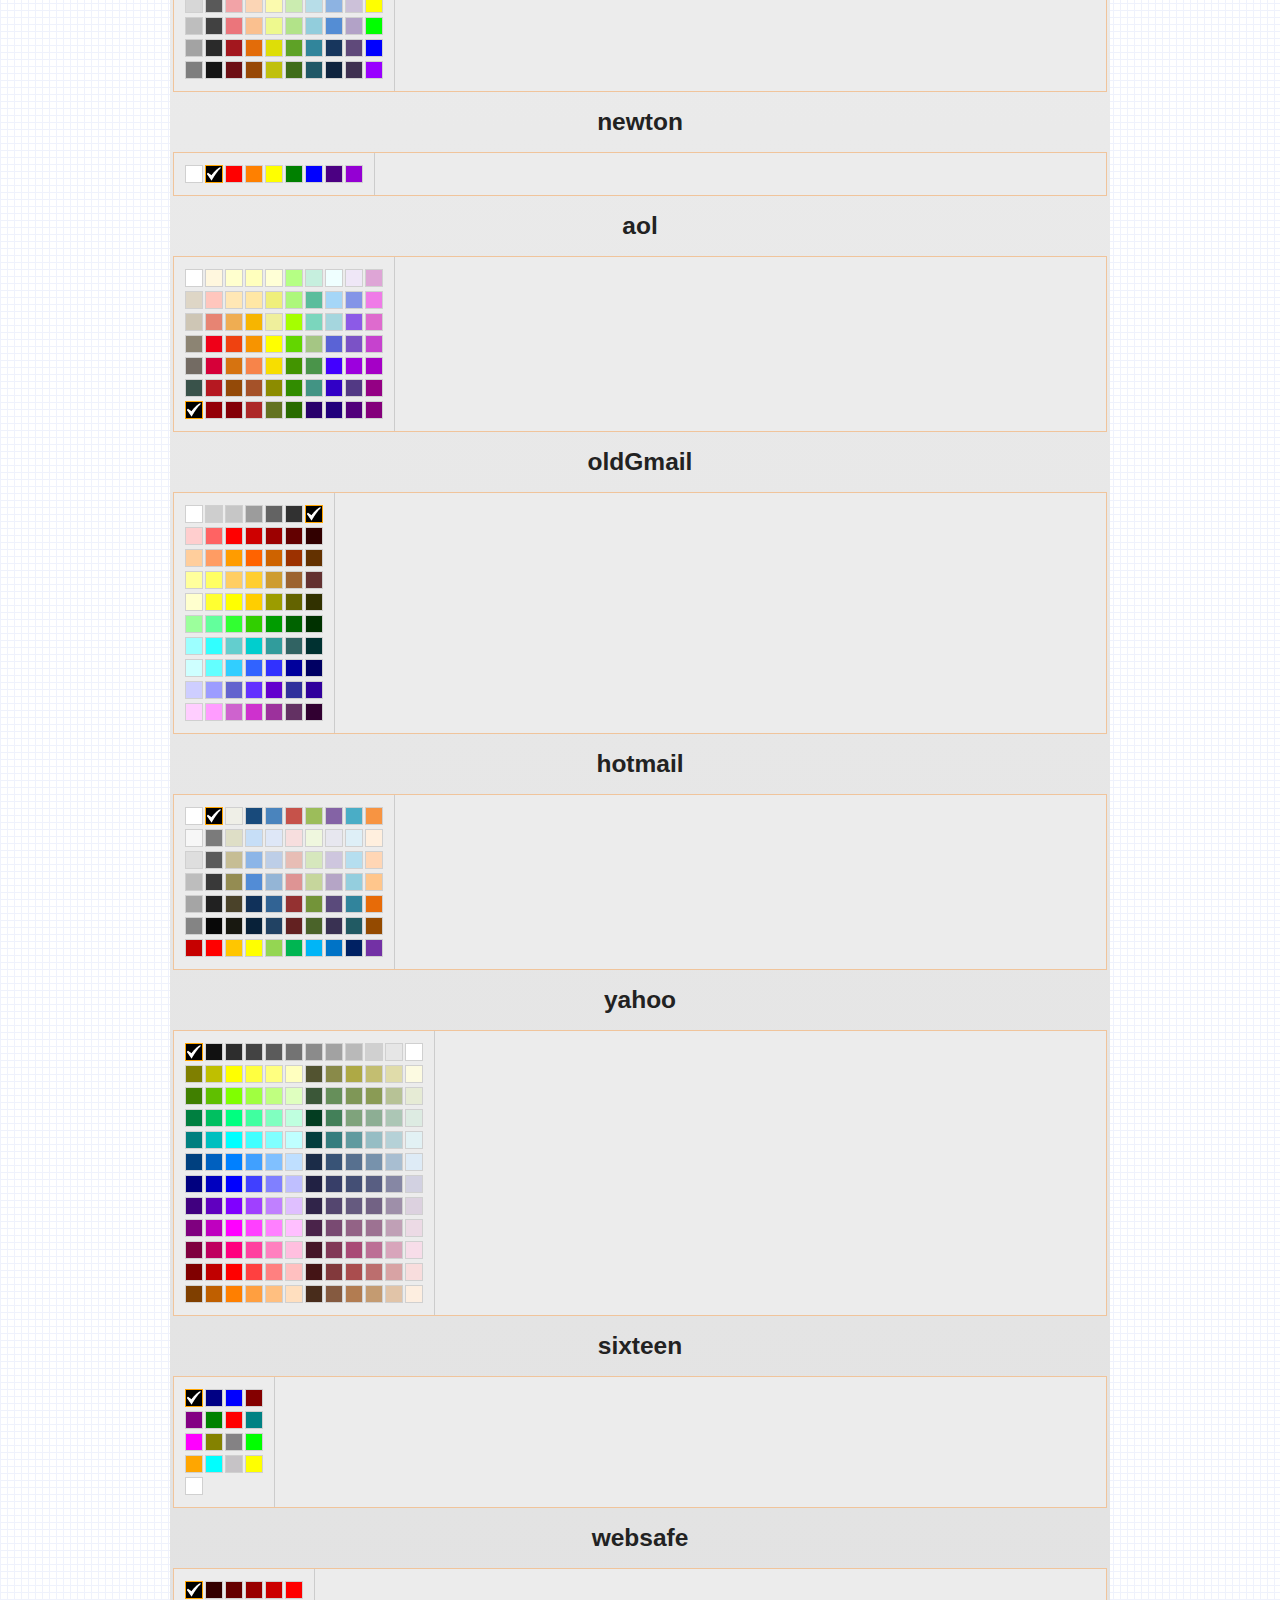
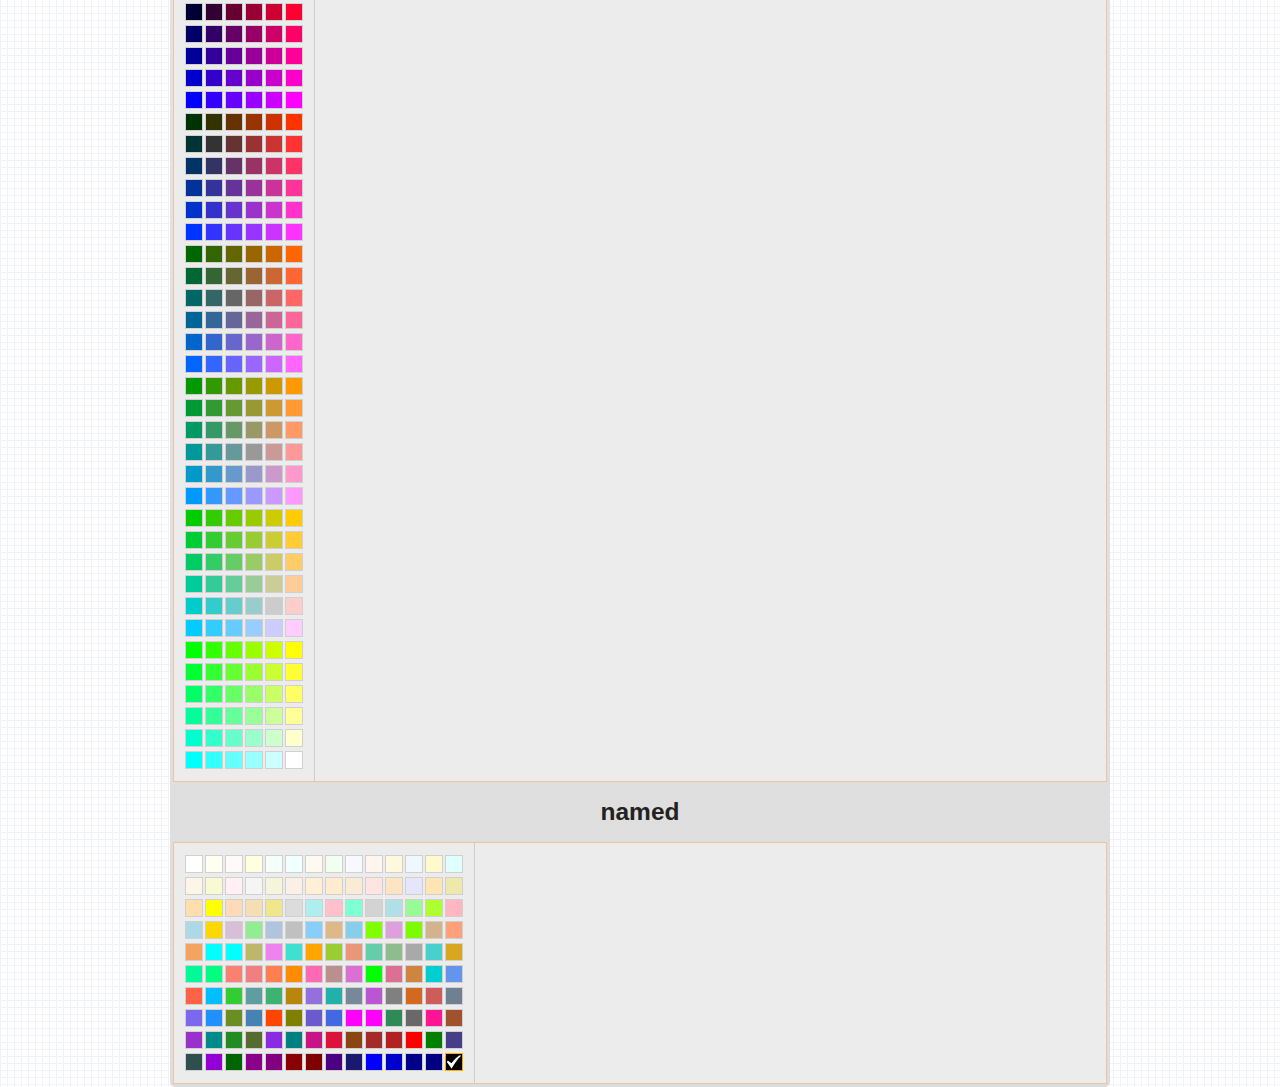
<file: spectrum/example/index.html>
<!doctype html>
<html>
<head>
    <meta http-equiv="content-type" content="text/html; charset=UTF-8">
    <title>Spectrum - The No Hassle jQuery Colorpicker</title>

    <meta name="description" content="Spectrum is a JavaScript colorpicker plugin using the jQuery framework.  It is highly customizable, but can also be used as a simple input type=color polyfill">
    <meta name="author" content="Brian Grinstead and Spectrum contributors">

    <link rel="stylesheet" type="text/css" href="../spectrum.css">
    <link rel="stylesheet" type="text/css" href="../docs/bootstrap.css">
    <link rel="stylesheet" type="text/css" href="../docs/docs.css">
    <script type="text/javascript" src="../docs/jquery-1.9.1.js"></script>
    <script type="text/javascript" src="../spectrum.js"></script>
	<script type="text/javascript" src="../i18n/jquery.spectrum-fi.js"></script>
    <script type='text/javascript' src='example.js'></script>

    <style>

    .example-container {
        margin-top: 10px;
        text-align: center;
        background: #333;
        background: -webkit-linear-gradient(top, #eee, #ddd);
        padding: 3px;
        padding-top: 0;
        border-radius: 5px;
    }
    .example-controls {
        background: #999;
        margin: 0 -3px;
        padding: 10px 0;
        margin-bottom: 15px;

    }
    label {
        display: inline-block;
        font-weight: bold;

    }
    #palettes .sp-palette {
        max-width: 500px;
    }


    .newGmail .sp-palette-row-0, .newGmail .sp-palette-row-1 {
        margin-bottom: 5px;
    }

    .newGmail .sp-palette .sp-thumb-el {
        width: 20px;
        height: 20px;
        margin: 1px 1px;
    }

    .newGmail .sp-palette .sp-thumb-el:hover, .newGmail  .sp-palette .sp-thumb-el.sp-thumb-active {
        border-color: #000;
    }
    </style>
</head>
<body>
<div id='header'>
    <h1><a href='http://bgrins.github.com/spectrum'>Spectrum</a></h1> <h2><em>The No Hassle jQuery Colorpicker</em></h2>
    <div id='links'>
        View the <a href='http://github.com/bgrins/spectrum'>Source code</a>.
        Spectrum is a project by <a href='http://twitter.com/bgrins'>@bgrins</a>.
    </div>
    <br style='clear:both;' />
</div>

<div class="container">

    <h2>Spectrum Colorpicker Crazy Configurator</h2>
    <div class='alert'>NOTE: this page is currently in development.  Please refer to the <a href='http://github.com/bgrins/spectrum'>Home Page</a> for demos and documentation instead.
    </div>
    <p>
        Spectrum can be customized to show and hide different portions of the colorpicker.  Try clicking some of the buttons below to see how it can change.
    </p>

    <div class="example-container">
        <div class="example-controls">
            <div class='btn-group'>
                <button class='btn toggleBtn' data-rule='showPalette'>Show Palette</button>
                <button class='btn toggleBtn' data-rule='showInput'>Show Input</button>
                <button class='btn toggleBtn' data-rule='showInitial'>Show Initial</button>
                <button class='btn toggleBtn' data-rule='showAlpha'>Show Alpha</button>
                <button class='btn toggleBtn' data-rule='showPaletteOnly'>Show Palette Only</button>
            </div>
            <br />
            <br />
            <p>
            <label>Draggable Size <input type='range' value='172' id='size' max='500' min='50' /></label>

            <label>Hue Size <input type='range' value='16' id='huesize' max='90' min='5' /></label>
            </p>
        </div>

        <input id="full">

    </div>

    <hr />
    <h2>Spectrum Colorpicker Localization</h2>
    <div class='alert'>
        <p>
            This page has loaded the German localization.  Here is a list of all <a href='https://github.com/bgrins/spectrum/tree/master/i18n'>spectrum localizations</a>.  <strong>Please help expand our localizations</strong>  if you know a language that isn't represented!  You can copy and paste one of the files, and update the text for 'cancel' and 'choose', then submit a pull request at: <a href'https://github.com/bgrins/spectrum'>https://github.com/bgrins/spectrum</a>.
        </p>
    </div>

	<input id="langdemo" />

    <hr />
    <h2>Spectrum Colorpicker Sample Palettes</h2>
    <div class='alert'>

        <p>
        NOTE: these palettes are also a work in progress.  Ideally the site will eventually allow you to choose between a few options and download them.
        </p>

        <p>
        The <code>newGmail</code> palette below is an example of customizing the palette size and layout with CSS.
        </p>

    </div>
    <div id="palettes" class="example-container">

    </div>

</div>


<script type="text/javascript" src="../docs/prettify.js"></script>
<script type="text/javascript">

  var _gaq = _gaq || [];
  _gaq.push(['_setAccount', 'UA-8259845-4']);
  _gaq.push(['_trackPageview']);

  (function() {
    var ga = document.createElement('script'); ga.type = 'text/javascript'; ga.async = true;
    ga.src = ('https:' == document.location.protocol ? 'https://ssl' : 'http://www') + '.google-analytics.com/ga.js';
    var s = document.getElementsByTagName('script')[0]; s.parentNode.insertBefore(ga, s);
  })();

</script>
</body>
</html>
</file>
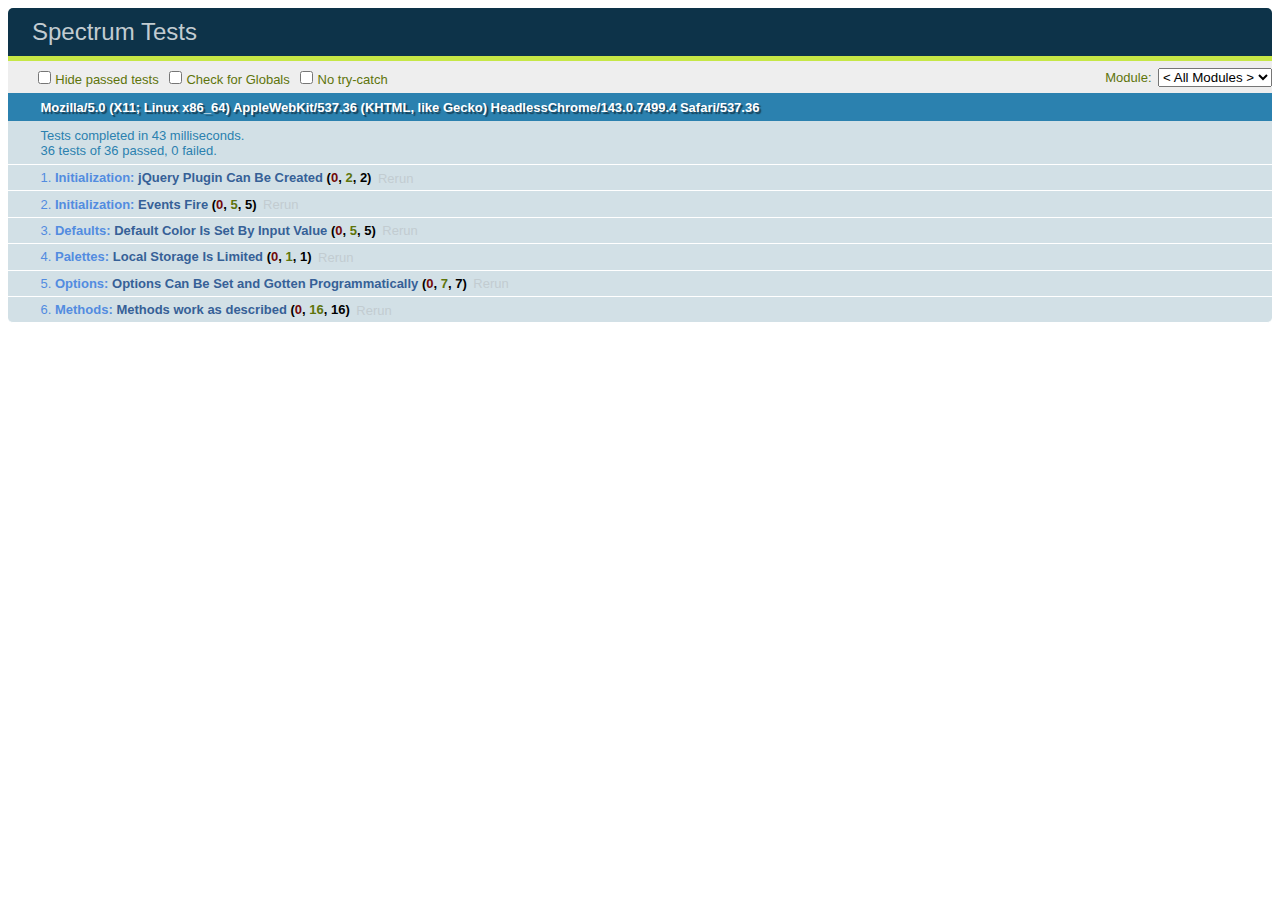
<file: spectrum/test/index.html>
<!DOCTYPE html>
<html>
<head>
  <meta charset="utf-8">
  <title>Spectrum Tests</title>
  <link rel="stylesheet" href="qunit.css">
</head>
<body>
  <div id="qunit"></div>
  <script src="../docs/jquery-1.9.1.js"></script>
  <script src="../spectrum.js"></script>
  <script src="qunit.js"></script>
  <script src="tests.js"></script>
</body>
</html>
</file>
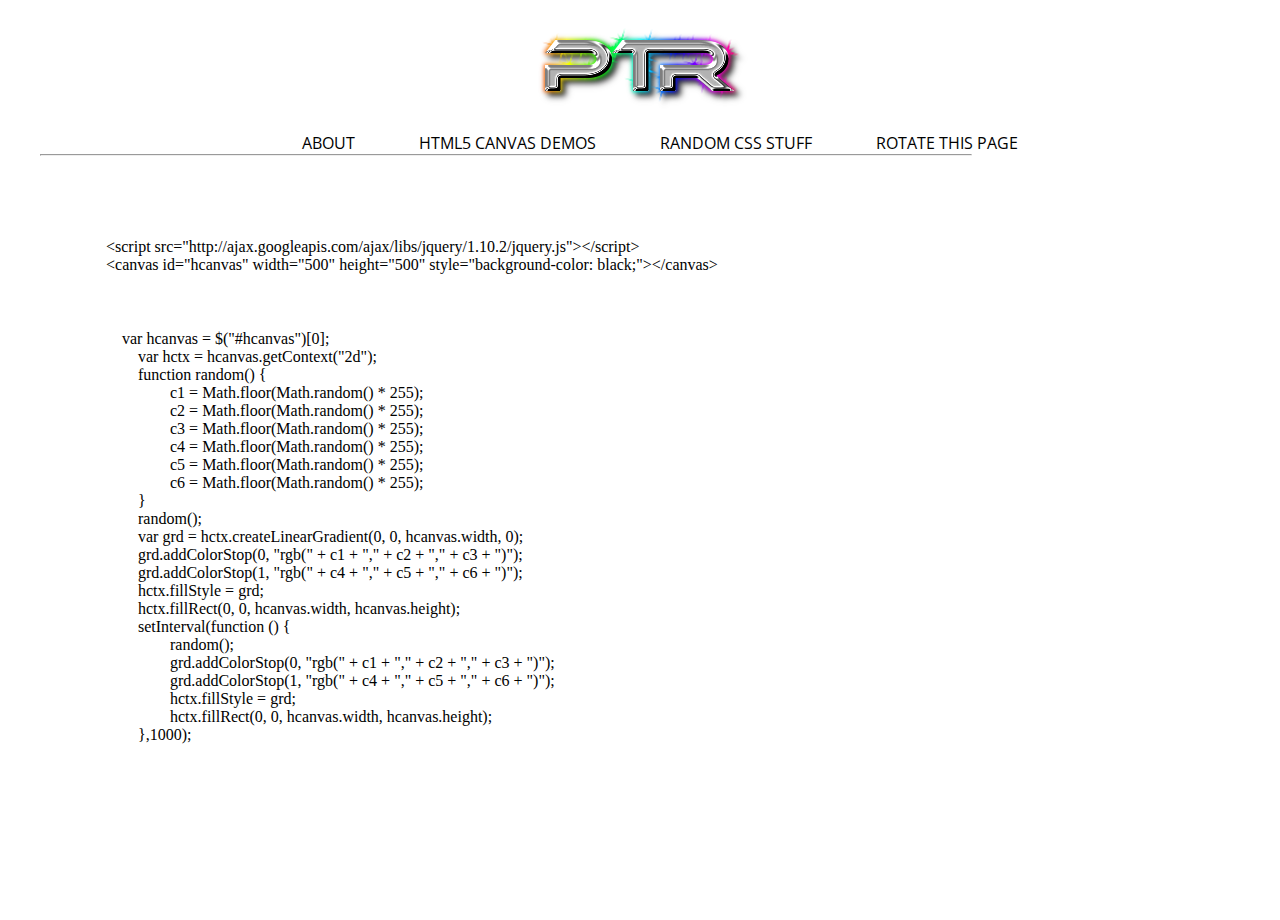
<file: code/home.html>
<!doctype html>
<html>
    <head>
        <link href="http://ptrstudios.github.io/style.css" type="text/css" rel="stylesheet">
        <link href='http://fonts.googleapis.com/css?family=Open+Sans' rel='stylesheet' type='text/css'>
        <script src="http://ajax.googleapis.com/ajax/libs/jquery/1.10.2/jquery.js"></script>
		<script src="https://google-code-prettify.googlecode.com/svn/loader/run_prettify.js?lang=css"></script>
    <title>
	    Ptr Studios
	</title>
    </head>
    <body>
        <img src="http://ptrstudios.github.io/images/logo.png" />
        <ul id="nav">
            <li>
                <a href="#" class="nav" id="about">ABOUT</a>
            </li>
            <li>
                <a href="http://ptrstudios.github.io/canvasdemos" class="nav" id="demos">HTML5 CANVAS DEMOS</a>
            </li>
            <li>
                <a href="http://ptrstudios.github.io/randomcss" class="nav" id="css">RANDOM CSS STUFF</a>
            </li>
            <li>
                <a class="nav" id="rotate">ROTATE THIS PAGE</a>
            </li>
            <hr>
        </ul>
        <br>
		<pre class="prettyprint">
			&lt;script src=&quot;http://ajax.googleapis.com/ajax/libs/jquery/1.10.2/jquery.js&quot;&gt;&lt;/script&gt;
			&lt;canvas id=&quot;hcanvas&quot; width=&quot;500&quot; height=&quot;500&quot; style=&quot;background-color: black;&quot;&gt;&lt;/canvas&gt;

		</pre>
		<pre class="prettyprint">
			    var hcanvas = $("#hcanvas")[0];
				var hctx = hcanvas.getContext("2d");
				function random() {
					c1 = Math.floor(Math.random() * 255);
					c2 = Math.floor(Math.random() * 255);
					c3 = Math.floor(Math.random() * 255);
					c4 = Math.floor(Math.random() * 255);
					c5 = Math.floor(Math.random() * 255);
					c6 = Math.floor(Math.random() * 255);
				}
				random();
				var grd = hctx.createLinearGradient(0, 0, hcanvas.width, 0);
				grd.addColorStop(0, "rgb(" + c1 + "," + c2 + "," + c3 + ")");
				grd.addColorStop(1, "rgb(" + c4 + "," + c5 + "," + c6 + ")");
				hctx.fillStyle = grd;
				hctx.fillRect(0, 0, hcanvas.width, hcanvas.height);
				setInterval(function () {
					random();
					grd.addColorStop(0, "rgb(" + c1 + "," + c2 + "," + c3 + ")");
					grd.addColorStop(1, "rgb(" + c4 + "," + c5 + "," + c6 + ")");
					hctx.fillStyle = grd;
					hctx.fillRect(0, 0, hcanvas.width, hcanvas.height);
				},1000);
		</pre>
    </body>
</html>
</file>
<file: style.css>
html {
    background: white;
    height: 100%;  
	font-family: 'Open Sans', sans-serif;	
}


body {
    margin: 0 auto;
    height: 100%;
    margin-top: 20px;
    margin-bottom: 20px;
}

canvas {
    display: block;
    margin: 0 auto;
}

h1,p {
    text-align: center;
}

#nav {
    text-align: center;
    margin-top: 10px;  
    margin-bottom: 50px;
}

hr {
    width: 75%;    
}

ul {
    list-style: none; 
}

li {
    display: inline;
    padding: 30px;
    margin: auto;
    cursor: pointer;
}

.nav {
    text-decoration: none; 
    display: inline-block;
    color: black;
    transition: 1s;
}

img {
    margin: auto;
    display: block;
    transition: 2s;
}

img:hover {
    -webkit-transform: rotate(360deg);
    -moz-transform: rotate(360deg);
    -ms-transform: rotate(360deg);
}

.hidden {
    display: none;

}


.src {
    background-color: darkblue;
    transition: 1s;
    padding: 9px;
    color: white;
    font-size: 1.1em;
    border-radius: 5px;
    margin: 0 auto;
    display: block;
    text-decoration: none;
	font-family: 'Open Sans', sans-serif;	
}

.src:hover{
   background-color: rgb(0, 0, 0);
}

pre,code {
	font-family: consolas;
	font-size: 16px !important;
	padding: 10px !important;
	border: none !important;
	outline: none !important;
}

* {
	margin: 0;
}
html, body {
	height: 100%;
}
.page-wrap {
  min-height: 100%;
  /* equal to footer height */
	margin-bottom: -130px; 
}
.page-wrap:after {
  content: "";
  display: block;
}
.site-footer, .page-wrap:after {
  /* .push must be the same height as footer */
	height: 130px; 
}

.site-footer {
    border-top: 1px solid black;
}
</file>
<file: spectrum/spectrum.css>
/***
Spectrum Colorpicker v1.1.1
https://github.com/bgrins/spectrum
Author: Brian Grinstead
License: MIT
***/

.sp-container {
    position:absolute;
    top:0;
    left:0;
    display:block;
    margin: 0 auto;
    zoom: 1;
    z-index: 2147483647;
    overflow: hidden;
}
.sp-container.sp-flat {
    position: relative;
	display: block;
	margin: 0 auto;
}

/* http://ansciath.tumblr.com/post/7347495869/css-aspect-ratio */
.sp-top {
  position:relative;
  width: 100%;
  display:inline-block;
}
.sp-top-inner {
   position:absolute;
   top:0;
   left:0;
   bottom:0;
   right:0;
}
.sp-color {
    position: absolute;
    top:0;
    left:0;
    bottom:0;
    right:20%;
}
.sp-hue {
    position: absolute;
    top:0;
    right:0;
    bottom:0;
    left:84%;
    height: 100%;
}
.sp-fill {
    padding-top: 80%;
}
.sp-sat, .sp-val {
    position: absolute;
    top:0;
    left:0;
    right:0;
    bottom:0;
}

.sp-alpha-enabled .sp-top
{
    margin-bottom: 18px;
}
.sp-alpha-enabled .sp-alpha
{
    display: block;
}

.sp-alpha-handle
{
    position:absolute;
    top:-4px;
    bottom: -4px;
    width: 6px;
    left: 50%;
    cursor: pointer;
    border: 1px solid black;
    background: white;
    opacity: .8;
}

.sp-alpha
{
    display: none;
    position: absolute;
    bottom: -14px;
    right: 0;
    left: 0;
    height: 8px;
}
.sp-alpha-inner{
    border: solid 1px #333;
}

/* Don't allow text selection */
.sp-container, .sp-replacer, .sp-preview, .sp-dragger, .sp-slider, .sp-alpha, .sp-alpha-handle, .sp-container.sp-dragging .sp-input, .sp-container button  {
    -webkit-user-select:none;
    -moz-user-select: -moz-none;
    -o-user-select:none;
    user-select: none;
}

.sp-container.sp-input-disabled .sp-input-container {
    display: none;
}
.sp-container.sp-buttons-disabled .sp-button-container {
    display: none;
}
.sp-palette-only .sp-picker-container {
    display: none;
}
.sp-palette-disabled .sp-palette-container {
    display: none;
}

.sp-initial-disabled .sp-initial {
    display: none;
}


/* Gradients for hue, saturation and value instead of images.  Not pretty... but it works */
.sp-sat {
    background-image: -webkit-gradient(linear,  0 0, 100% 0, from(#FFF), to(rgba(204, 154, 129, 0)));
    background-image: -webkit-linear-gradient(left, #FFF, rgba(204, 154, 129, 0));
    background-image: -moz-linear-gradient(left, #fff, rgba(204, 154, 129, 0));
    background-image: -o-linear-gradient(left, #fff, rgba(204, 154, 129, 0));
    background-image: -ms-linear-gradient(left, #fff, rgba(204, 154, 129, 0));
    background-image: linear-gradient(to right, #fff, rgba(204, 154, 129, 0));
    -ms-filter: "progid:DXImageTransform.Microsoft.gradient(GradientType = 1, startColorstr=#FFFFFFFF, endColorstr=#00CC9A81)";
    filter : progid:DXImageTransform.Microsoft.gradient(GradientType = 1, startColorstr='#FFFFFFFF', endColorstr='#00CC9A81');
}
.sp-val {
    background-image: -webkit-gradient(linear, 0 100%, 0 0, from(#000000), to(rgba(204, 154, 129, 0)));
    background-image: -webkit-linear-gradient(bottom, #000000, rgba(204, 154, 129, 0));
    background-image: -moz-linear-gradient(bottom, #000, rgba(204, 154, 129, 0));
    background-image: -o-linear-gradient(bottom, #000, rgba(204, 154, 129, 0));
    background-image: -ms-linear-gradient(bottom, #000, rgba(204, 154, 129, 0));
    background-image: linear-gradient(to top, #000, rgba(204, 154, 129, 0));
    -ms-filter: "progid:DXImageTransform.Microsoft.gradient(startColorstr=#00CC9A81, endColorstr=#FF000000)";
    filter : progid:DXImageTransform.Microsoft.gradient(startColorstr='#00CC9A81', endColorstr='#FF000000');
}

.sp-hue {
    background: -moz-linear-gradient(top, #ff0000 0%, #ffff00 17%, #00ff00 33%, #00ffff 50%, #0000ff 67%, #ff00ff 83%, #ff0000 100%);
    background: -ms-linear-gradient(top, #ff0000 0%, #ffff00 17%, #00ff00 33%, #00ffff 50%, #0000ff 67%, #ff00ff 83%, #ff0000 100%);
    background: -o-linear-gradient(top, #ff0000 0%, #ffff00 17%, #00ff00 33%, #00ffff 50%, #0000ff 67%, #ff00ff 83%, #ff0000 100%);
    background: -webkit-gradient(linear, left top, left bottom, from(#ff0000), color-stop(0.17, #ffff00), color-stop(0.33, #00ff00), color-stop(0.5, #00ffff), color-stop(0.67, #0000ff), color-stop(0.83, #ff00ff), to(#ff0000));
    background: -webkit-linear-gradient(top, #ff0000 0%, #ffff00 17%, #00ff00 33%, #00ffff 50%, #0000ff 67%, #ff00ff 83%, #ff0000 100%);
}

/* IE filters do not support multiple color stops.
   Generate 6 divs, line them up, and do two color gradients for each.
   Yes, really.
 */

.sp-1 {
    height:17%;
    filter: progid:DXImageTransform.Microsoft.gradient(startColorstr='#ff0000', endColorstr='#ffff00');
}
.sp-2 {
    height:16%;
    filter: progid:DXImageTransform.Microsoft.gradient(startColorstr='#ffff00', endColorstr='#00ff00');
}
.sp-3 {
    height:17%;
    filter: progid:DXImageTransform.Microsoft.gradient(startColorstr='#00ff00', endColorstr='#00ffff');
}
.sp-4 {
    height:17%;
    filter: progid:DXImageTransform.Microsoft.gradient(startColorstr='#00ffff', endColorstr='#0000ff');
}
.sp-5 {
    height:16%;
    filter: progid:DXImageTransform.Microsoft.gradient(startColorstr='#0000ff', endColorstr='#ff00ff');
}
.sp-6 {
    height:17%;
    filter: progid:DXImageTransform.Microsoft.gradient(startColorstr='#ff00ff', endColorstr='#ff0000');
}

.sp-hidden {
    display: none !important;
}

/* Clearfix hack */
.sp-cf:before, .sp-cf:after { content: ""; display: table; }
.sp-cf:after { clear: both; }
.sp-cf { *zoom: 1; }

/* Mobile devices, make hue slider bigger so it is easier to slide */
@media (max-device-width: 480px) {
    .sp-color { right: 40%; }
    .sp-hue { left: 63%; }
    .sp-fill { padding-top: 60%; }
}

.sp-dragger {
   border-radius: 5px;
   height: 5px;
   width: 5px;
   border: 1px solid #fff;
   background: #000;
   cursor: pointer;
   position:absolute;
   top:0;
   left: 0;
}
.sp-slider {
    position: absolute;
    top:0;
    cursor:pointer;
    height: 3px;
    left: -1px;
    right: -1px;
    border: 1px solid #000;
    background: white;
    opacity: .8;
}

/* Basic display options (colors, fonts, global widths) */
.sp-container {
    border-radius: 0;
    background-color: #ECECEC;
    border: solid 1px #f0c49B;
    padding: 0;
}
.sp-container, .sp-container button, .sp-container input, .sp-color, .sp-hue
{
    font: normal 12px "Lucida Grande", "Lucida Sans Unicode", "Lucida Sans", Geneva, Verdana, sans-serif;
    -webkit-box-sizing: border-box;
    -moz-box-sizing: border-box;
    -ms-box-sizing: border-box;
    box-sizing: border-box;
}
.sp-top
{
    margin-bottom: 3px;
}
.sp-color, .sp-hue
{
    border: solid 1px #666;
}

/* Input */
.sp-input-container {
    float:right;
    width: 100px;
    margin-bottom: 4px;
}
.sp-initial-disabled  .sp-input-container {
    width: 100%;
}
.sp-input {
   font-size: 12px !important;
   border: 1px inset;
   padding: 4px 5px;
   margin: 0;
   width: 100%;
   background:transparent;
   border-radius: 3px;
   color: #222;
}
.sp-input:focus  {
    border: 1px solid orange;
}
.sp-input.sp-validation-error
{
    border: 1px solid red;
    background: #fdd;
}
.sp-picker-container , .sp-palette-container
{
    float:left;
    position: relative;
    padding: 10px;
    padding-bottom: 300px;
    margin-bottom: -290px;
}
.sp-picker-container
{
    width: 172px;
    border-left: solid 1px #fff;
}

/* Palettes */
.sp-palette-container
{
    border-right: solid 1px #ccc;
}

.sp-palette .sp-thumb-el {
    display: block;
    position:relative;
    float:left;
    width: 24px;
    height: 15px;
    margin: 3px;
    cursor: pointer;
    border:solid 2px transparent;
}
.sp-palette .sp-thumb-el:hover, .sp-palette .sp-thumb-el.sp-thumb-active {
    border-color: orange;
}
.sp-thumb-el
{
    position:relative;
}

/* Initial */
.sp-initial
{
    float: left;
    border: solid 1px #333;
}
.sp-initial span {
    width: 30px;
    height: 25px;
    border:none;
    display:block;
    float:left;
    margin:0;
}

/* Buttons */
.sp-button-container {
    float: right;
}

/* Replacer (the little preview div that shows up instead of the <input>) */
.sp-replacer {
    margin:0;
    overflow:hidden;
    cursor:pointer;
    padding: 4px;
    display:inline-block;
    *zoom: 1;
    *display: inline;
    border: solid 1px #91765d;
    background: #eee;
    color: #333;
    vertical-align: middle;
}
.sp-replacer:hover, .sp-replacer.sp-active {
    border-color: #F0C49B;
    color: #111;
}
.sp-replacer.sp-disabled {
    cursor:default;
    border-color: silver;
    color: silver;
}
.sp-dd {
    padding: 2px 0;
    height: 16px;
    line-height: 16px;
    float:left;
    font-size:10px;
}
.sp-preview
{
    position:relative;
    width:25px;
    height: 20px;
    border: solid 1px #222;
    margin-right: 5px;
    float:left;
    z-index: 0;
}

.sp-palette
{
    *width: 220px;
    max-width: 220px;
}
.sp-palette .sp-thumb-el
{
    width:16px;
    height: 16px;
    margin:2px 1px;
    border: solid 1px #d0d0d0;
}

.sp-container
{
    padding-bottom:0;
}


/* Buttons: http://hellohappy.org/css3-buttons/ */
.sp-container button {
  background-color: #eeeeee;
  background-image: -webkit-linear-gradient(top, #eeeeee, #cccccc);
  background-image: -moz-linear-gradient(top, #eeeeee, #cccccc);
  background-image: -ms-linear-gradient(top, #eeeeee, #cccccc);
  background-image: -o-linear-gradient(top, #eeeeee, #cccccc);
  background-image: -ms-linear-gradient(top, #eeeeee, #cccccc);
  background-image: linear-gradient(to bottom, #eeeeee, #cccccc);
  border: 1px solid #ccc;
  border-bottom: 1px solid #bbb;
  border-radius: 3px;
  color: #333;
  font-size: 14px;
  line-height: 1;
  padding: 5px 4px;
  text-align: center;
  text-shadow: 0 1px 0 #eee;
  vertical-align: middle;
}
.sp-container button:hover {
    background-color: #dddddd;
    background-image: -webkit-linear-gradient(top, #dddddd, #bbbbbb);
    background-image: -moz-linear-gradient(top, #dddddd, #bbbbbb);
    background-image: -ms-linear-gradient(top, #dddddd, #bbbbbb);
    background-image: -o-linear-gradient(top, #dddddd, #bbbbbb);
    background-image: -ms-linear-gradient(top, #dddddd, #bbbbbb);
    background-image: linear-gradient(to bottom, #dddddd, #bbbbbb);
    border: 1px solid #bbb;
    border-bottom: 1px solid #999;
    cursor: pointer;
    text-shadow: 0 1px 0 #ddd;
}
.sp-container button:active {
    border: 1px solid #aaa;
    border-bottom: 1px solid #888;
    -webkit-box-shadow: inset 0 0 5px 2px #aaaaaa, 0 1px 0 0 #eeeeee;
    -moz-box-shadow: inset 0 0 5px 2px #aaaaaa, 0 1px 0 0 #eeeeee;
    -ms-box-shadow: inset 0 0 5px 2px #aaaaaa, 0 1px 0 0 #eeeeee;
    -o-box-shadow: inset 0 0 5px 2px #aaaaaa, 0 1px 0 0 #eeeeee;
    box-shadow: inset 0 0 5px 2px #aaaaaa, 0 1px 0 0 #eeeeee;
}
.sp-cancel
{
    font-size: 11px;
    color: #d93f3f !important;
    margin:0;
    padding:2px;
    margin-right: 5px;
    vertical-align: middle;
    text-decoration:none;

}
.sp-cancel:hover
{
    color: #d93f3f !important;
    text-decoration: underline;
}


.sp-palette span:hover, .sp-palette span.sp-thumb-active
{
    border-color: #000;
}

.sp-preview, .sp-alpha, .sp-thumb-el
{
    position:relative;
    background-image: url([data-uri]);
}
.sp-preview-inner, .sp-alpha-inner, .sp-thumb-inner
{
    display:block;
    position:absolute;
    top:0;left:0;bottom:0;right:0;
}

.sp-palette .sp-thumb-inner
{
    background-position: 50% 50%;
    background-repeat: no-repeat;
}

.sp-palette .sp-thumb-light.sp-thumb-active .sp-thumb-inner
{
    background-image: url([data-uri]);
}

.sp-palette .sp-thumb-dark.sp-thumb-active .sp-thumb-inner
{
    background-image: url([data-uri]);
}
</file>
<file: spectrum/docs/docs.css>
/* Styles for the demo page only.  See spectrum.css for the actual colorpicker styles */
html { font-size: 100%; overflow-y: scroll; -webkit-text-size-adjust: 100%; -ms-text-size-adjust: 100%; }
body { margin: 0; font-size: 14px; line-height: 1.5; background: url([data-uri]); }
body, button, input, select, textarea { font-family: Droid Sans, Tahoma, sans-serif; color: #222; }
body p { font-family: Verdana; font-size: 12px; color: #333; line-height: 1.8; }
h1 { font-family: Lucida Sans, Droid Sans, Verdana; font-size: 30px; line-height: inherit;  margin: 0; padding:0; font-weight: lighter; position:fixed; top: 3px; left: 10px; }
h1 a { text-decoration: none; color: #334 !important; }
h1 a:hover { text-decoration: underline; color: #336 !important; }
#header { background: #eee; background: #eee; height: 60px; line-height: 60px; padding: 3px 10px;}

#goals { margin:0 auto; padding:0; width: 98%; }
.goal { float: left; width: 29%; margin:1%; padding:1%; color: #335; min-height: 300px; background: #eee; border-radius: 10px; font-family: Verdana; }
#docs .goal h4 { text-align: center; margin: .5em 0; font-weight: lighter; text-decoration: underline; font-family: Verdana; }
a { color: #00e; }
a:visited { color: #009; }
a:hover { color: #06e; }
a:focus { outline: thin dotted; }
#header h2 { float:left; margin:0; padding:0; margin-left: 180px; font-size: 14px; line-height: inherit; font-weight: normal; font-family: Georgia;}
#header h2 em {background: #444; color: #fff; font-style: normal; padding: 5px; border-radius: 5px; border: solid 1px #999; box-shadow: 0 0 4px #333;}
#links { float:right; text-align: right; }
#pick2-details { font: monospace; }
#switch-current { float: left; position:relative; display:none;}
/*#switch-current .spectrum-container { position: fixed; top:60px; left: 10px; }*/
#docs-content { margin-left: 190px; padding: 10px 30px; border:solid 10px #ecc; border-right:none;border-bottom:none; padding-bottom: 20px;  background: #fff; background: rgba(255, 255, 255, .6); }
.footer { padding-top: 50px; }
.switch-current-output { display:none; margin:3px auto; width: 200px; text-align: center; }
.type { padding-left: 4px; font-size: .8em; font-weight: bold;}
.description, .example {
    padding: 10px;
    border: 1px solid #888;
    background: white;
    position:relative;
    padding-top: 15px;
}
#docs {  }
#docs ul { margin-left: 25px; padding-left:10px; }
#docs li { list-style: square; margin-left: 6px; }
#docs p { margin: 0; padding:0; padding-top:4px; }
#docs pre { position:relative; }
#docs h2 { margin: 30px -25px; border-bottom: solid 1px; }
#docs h3 { padding: 10px 15px; margin: 10px auto; margin-top: 40px; border: solid 3px #aaa;
box-shadow: 0 3px 5px #333; }
#docs h3.point { box-shadow: none;  margin-left: -30px; margin-right: -30px; border: solid 1px #999; border-left: none; border-right:none;}
#code-heading { font-size: 24px; text-align: center; margin: 6px 0; }
#docs-content { color: #222; }
#docs-content.dark { color: #ddd; }
code { font-weight: bold; color: #933; }
.note { float:right; background: #eee; padding: 4px; font-size: 11px; border: solid 1px #bbb; border-radius: 4px;}
.option-content .note { float:none; position:absolute; right: 0; top: -40px;}
.option-content { position:relative; background: #ededed;
border: solid 2px #aaa; border-top: none;
padding: 12px; width: 95%; margin: 0 auto;
margin-top: -10px; padding-top: 20px;
box-shadow: 0 0 10px #ccc; border-radius: 0 0 5px 5px;
}
.em-label { padding:4px; margin-left: 10px; display:inline-block; vertical-align: top; margin-top: 3px; }
.hide { display:none; }
.clearfix:before, .clearfix:after { content: ""; display: table; }
.clearfix:after { clear: both; }
.clearfix { *zoom: 1; }


.label {
  padding: 1px 4px 2px;
  font-size: 10.998px;
  font-weight: bold;
  line-height: 13px;
  color: #ffffff;
  vertical-align: middle;
  white-space: nowrap;
  text-shadow: 0 -1px 0 rgba(0, 0, 0, 0.25);
  background-color: #999999;
  -webkit-border-radius: 3px;
  -moz-border-radius: 3px;
  border-radius: 3px;
}
.label:hover {
  color: #ffffff;
  text-decoration: none;
}
.label-important {
  background-color: #b94a48;
}
.label-important:hover {
  background-color: #953b39;
}
.label-result {
  background-color: #3a87ad;
  margin-right: 5px;
}
.example .label-result {
    position:absolute;
    top: -10px;
    left: 5px;
}
.label-warning {
  background-color: #f89406;
}
.label-warning:hover {
  background-color: #c67605;
}
.label-success {
  background-color: #468847;
}
.label-success:hover {
  background-color: #356635;
}
.label-info {
  background-color: #3a87ad;
}
.label-info:hover {
  background-color: #2d6987;
}
.label-inverse {
  background-color: #333333;
}
.label-inverse:hover {
  background-color: #1a1a1a;
}
.alert {
  padding: 8px 35px 8px 14px;
  margin: 10px 0;
  text-shadow: 0 1px 0 rgba(255, 255, 255, 0.5);
  background-color: #fcf8e3;
  border: 1px solid #fbeed5;
  -webkit-border-radius: 4px;
  -moz-border-radius: 4px;
  border-radius: 4px;
  color: #c09853;
}
.alert-heading {
  color: inherit;
}
.alert .close {
  position: relative;
  top: -2px;
  right: -21px;
  line-height: 18px;
}
.alert-success {
  background-color: #dff0d8;
  border-color: #d6e9c6;
  color: #468847;
}
.alert-danger,
.alert-error {
  background-color: #f2dede;
  border-color: #eed3d7;
  color: #b94a48;
}
.alert-info {
  background-color: #d9edf7;
  border-color: #bce8f1;
  color: #3a87ad;
}
.alert-block {
  padding-top: 14px;
  padding-bottom: 14px;
}
.alert-block > p,
.alert-block > ul {
  margin-bottom: 0;
}
.alert-block p + p {
  margin-top: 5px;
}


/* prettify */
.pln{color:#000}@media screen{.str{color:#080}.kwd{color:#008}.com{color:#800}.typ{color:#606}.lit{color:#066}.pun,.opn,.clo{color:#660}.tag{color:#008}.atn{color:#606}.atv{color:#080}.dec,.var{color:#606}.fun{color:red}}@media print,projection{.str{color:#060}.kwd{color:#006;font-weight:bold}.com{color:#600;font-style:italic}.typ{color:#404;font-weight:bold}.lit{color:#044}.pun,.opn,.clo{color:#440}.tag{color:#006;font-weight:bold}.atn{color:#404}.atv{color:#060}}pre.prettyprint{padding:2px;border:1px solid #888; background: white;}ol.linenums{margin-top:0;margin-bottom:0}li.L0,li.L1,li.L2,li.L3,li.L5,li.L6,li.L7,li.L8{list-style-type:none}li.L1,li.L3,li.L5,li.L7,li.L9{background:#eee}

/* desert scheme ported from vim to google prettify */
.dark pre { display: block; background-color: #333; border:1px solid #888; padding:2px;  }
.dark pre .nocode { background-color: none; color: #000 }
.dark pre .str { color: #ffa0a0 } /* string  - pink */
.dark pre .kwd { color: #f0e68c; font-weight: bold }
.dark pre .com { color: #87ceeb } /* comment - skyblue */
.dark pre .typ { color: #98fb98 } /* type    - lightgreen */
.dark pre .lit { color: #cd5c5c } /* literal - darkred */
.dark pre .pun { color: #fff }    /* punctuation */
.dark pre .pln { color: #fff }    /* plaintext */
.dark pre .tag { color: #f0e68c; font-weight: bold } /* html/xml tag    - lightyellow */
.dark pre .atn { color: #bdb76b; font-weight: bold } /* attribute name  - khaki */
.dark pre .atv { color: #ffa0a0 } /* attribute value - pink */
.dark pre .dec { color: #98fb98 } /* decimal         - lightgreen */

@media print {
  .dark pre { background-color: none }
  .dark pre .str, .dark code .str { color: #060 }
  .dark pre .kwd, .dark code .kwd { color: #006; font-weight: bold }
  .dark pre .com, .dark code .com { color: #600; font-style: italic }
  .dark pre .typ, .dark code .typ { color: #404; font-weight: bold }
  .dark pre .lit, .dark code .lit { color: #044 }
  .dark pre .pun, .dark code .pun { color: #440 }
  .dark pre .pln, .dark code .pln { color: #000 }
  .dark pre .tag, .dark code .tag { color: #006; font-weight: bold }
  .dark pre .atn, .dark code .atn { color: #404 }
  .dark pre .atv, .dark code .atv { color: #060 }
}

/* http://projects.jga.me/toc/ */
#toc {
    top: 76px;
    bottom: 0;
    left: 0px;
    position: fixed;
    font-size: 11px;
    width: 180px;
    color: #222;
    overflow-y: auto;
    font-family: Georgia;
}
#toc-slider {
    position:fixed;
    top:0;
    bottom:0;
    left: 0;
    width: 170px;
    background: #eee;
    line-height: 60px;
    padding-top: 3px;
    padding-left: 10px;
    border-right: solid 10px #cce;
    z-index: -1;
}

@media (max-device-width: 480px) {

#toc, #toc-slider, h1 {
    position:absolute;
}
}
#toc ul {
    margin: 0;
    padding: 0;
    list-style: none;
}

#toc li {
    padding: 5px 10px;
}

#toc a {
    color: #225;
    text-decoration: none;
    display: block;
}

#toc .toc-h2 {
    padding-left: 10px;
}

#toc .toc-h3 {
    padding-left: 25px;
}

#toc .toc-active {
    background: #CCE;
}




.full-spectrum  {
    margin: 0 auto;
}
.full-spectrum .sp-palette {

max-width: 200px;
}
</file>
<file: spectrum/test/qunit.css>
/**
 * QUnit v1.10.0 - A JavaScript Unit Testing Framework
 *
 * http://qunitjs.com
 *
 * Copyright 2012 jQuery Foundation and other contributors
 * Released under the MIT license.
 * http://jquery.org/license
 */

/** Font Family and Sizes */

#qunit-tests, #qunit-header, #qunit-banner, #qunit-testrunner-toolbar, #qunit-userAgent, #qunit-testresult {
    font-family: "Helvetica Neue Light", "HelveticaNeue-Light", "Helvetica Neue", Calibri, Helvetica, Arial, sans-serif;
}

#qunit-testrunner-toolbar, #qunit-userAgent, #qunit-testresult, #qunit-tests li { font-size: small; }
#qunit-tests { font-size: smaller; }


/** Resets */

#qunit-tests, #qunit-tests ol, #qunit-header, #qunit-banner, #qunit-userAgent, #qunit-testresult, #qunit-modulefilter {
    margin: 0;
    padding: 0;
}


/** Header */

#qunit-header {
    padding: 0.5em 0 0.5em 1em;

    color: #8699a4;
    background-color: #0d3349;

    font-size: 1.5em;
    line-height: 1em;
    font-weight: normal;

    border-radius: 5px 5px 0 0;
    -moz-border-radius: 5px 5px 0 0;
    -webkit-border-top-right-radius: 5px;
    -webkit-border-top-left-radius: 5px;
}

#qunit-header a {
    text-decoration: none;
    color: #c2ccd1;
}

#qunit-header a:hover,
#qunit-header a:focus {
    color: #fff;
}

#qunit-testrunner-toolbar label {
    display: inline-block;
    padding: 0 .5em 0 .1em;
}

#qunit-banner {
    height: 5px;
}

#qunit-testrunner-toolbar {
    padding: 0.5em 0 0.5em 2em;
    color: #5E740B;
    background-color: #eee;
    overflow: hidden;
}

#qunit-userAgent {
    padding: 0.5em 0 0.5em 2.5em;
    background-color: #2b81af;
    color: #fff;
    text-shadow: rgba(0, 0, 0, 0.5) 2px 2px 1px;
}

#qunit-modulefilter-container {
    float: right;
}

/** Tests: Pass/Fail */

#qunit-tests {
    list-style-position: inside;
}

#qunit-tests li {
    padding: 0.4em 0.5em 0.4em 2.5em;
    border-bottom: 1px solid #fff;
    list-style-position: inside;
}

#qunit-tests.hidepass li.pass, #qunit-tests.hidepass li.running  {
    display: none;
}

#qunit-tests li strong {
    cursor: pointer;
}

#qunit-tests li a {
    padding: 0.5em;
    color: #c2ccd1;
    text-decoration: none;
}
#qunit-tests li a:hover,
#qunit-tests li a:focus {
    color: #000;
}

#qunit-tests ol {
    margin-top: 0.5em;
    padding: 0.5em;

    background-color: #fff;

    border-radius: 5px;
    -moz-border-radius: 5px;
    -webkit-border-radius: 5px;
}

#qunit-tests table {
    border-collapse: collapse;
    margin-top: .2em;
}

#qunit-tests th {
    text-align: right;
    vertical-align: top;
    padding: 0 .5em 0 0;
}

#qunit-tests td {
    vertical-align: top;
}

#qunit-tests pre {
    margin: 0;
    white-space: pre-wrap;
    word-wrap: break-word;
}

#qunit-tests del {
    background-color: #e0f2be;
    color: #374e0c;
    text-decoration: none;
}

#qunit-tests ins {
    background-color: #ffcaca;
    color: #500;
    text-decoration: none;
}

/*** Test Counts */

#qunit-tests b.counts                       { color: black; }
#qunit-tests b.passed                       { color: #5E740B; }
#qunit-tests b.failed                       { color: #710909; }

#qunit-tests li li {
    padding: 5px;
    background-color: #fff;
    border-bottom: none;
    list-style-position: inside;
}

/*** Passing Styles */

#qunit-tests li li.pass {
    color: #3c510c;
    background-color: #fff;
    border-left: 10px solid #C6E746;
}

#qunit-tests .pass                          { color: #528CE0; background-color: #D2E0E6; }
#qunit-tests .pass .test-name               { color: #366097; }

#qunit-tests .pass .test-actual,
#qunit-tests .pass .test-expected           { color: #999999; }

#qunit-banner.qunit-pass                    { background-color: #C6E746; }

/*** Failing Styles */

#qunit-tests li li.fail {
    color: #710909;
    background-color: #fff;
    border-left: 10px solid #EE5757;
    white-space: pre;
}

#qunit-tests > li:last-child {
    border-radius: 0 0 5px 5px;
    -moz-border-radius: 0 0 5px 5px;
    -webkit-border-bottom-right-radius: 5px;
    -webkit-border-bottom-left-radius: 5px;
}

#qunit-tests .fail                          { color: #000000; background-color: #EE5757; }
#qunit-tests .fail .test-name,
#qunit-tests .fail .module-name             { color: #000000; }

#qunit-tests .fail .test-actual             { color: #EE5757; }
#qunit-tests .fail .test-expected           { color: green;   }

#qunit-banner.qunit-fail                    { background-color: #EE5757; }


/** Result */

#qunit-testresult {
    padding: 0.5em 0.5em 0.5em 2.5em;

    color: #2b81af;
    background-color: #D2E0E6;

    border-bottom: 1px solid white;
}
#qunit-testresult .module-name {
    font-weight: bold;
}

/** Fixture */

#qunit-fixture {
    position: absolute;
    top: -10000px;
    left: -10000px;
    width: 1000px;
    height: 1000px;
}
</file>
